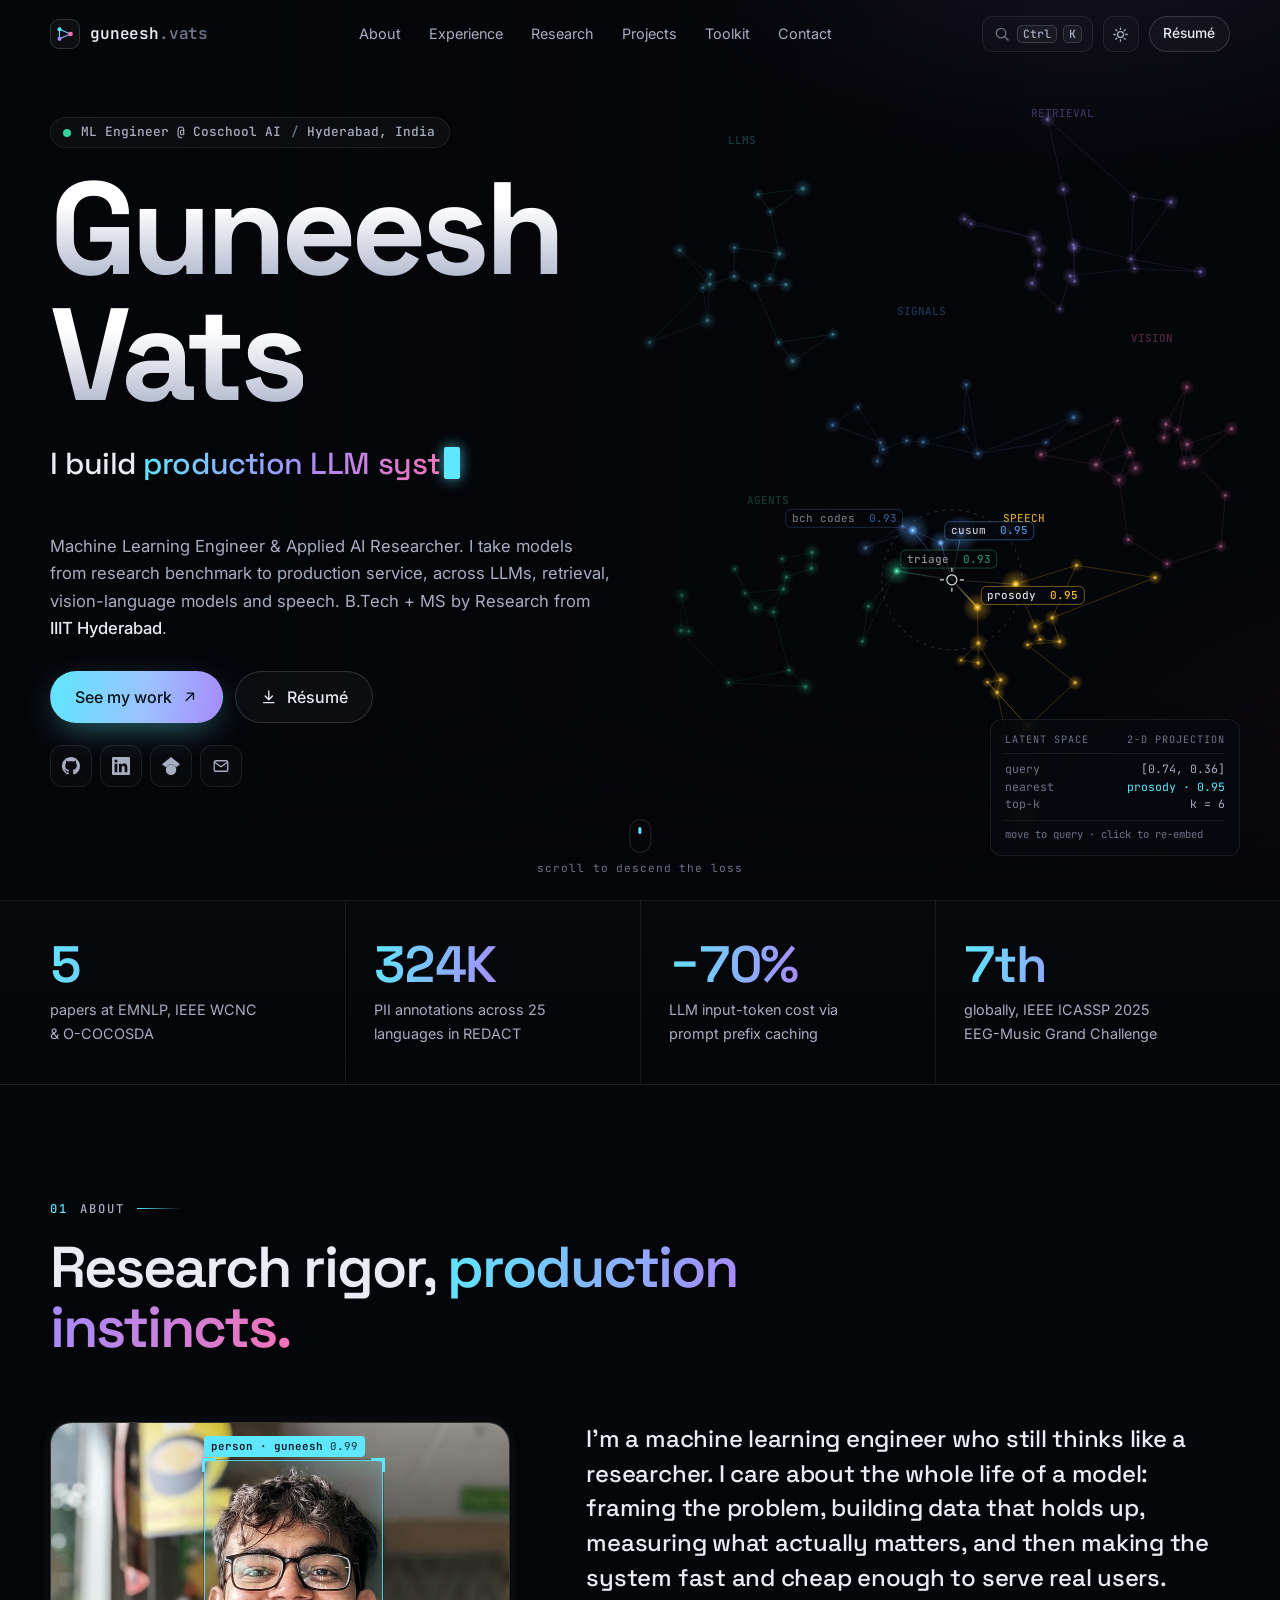
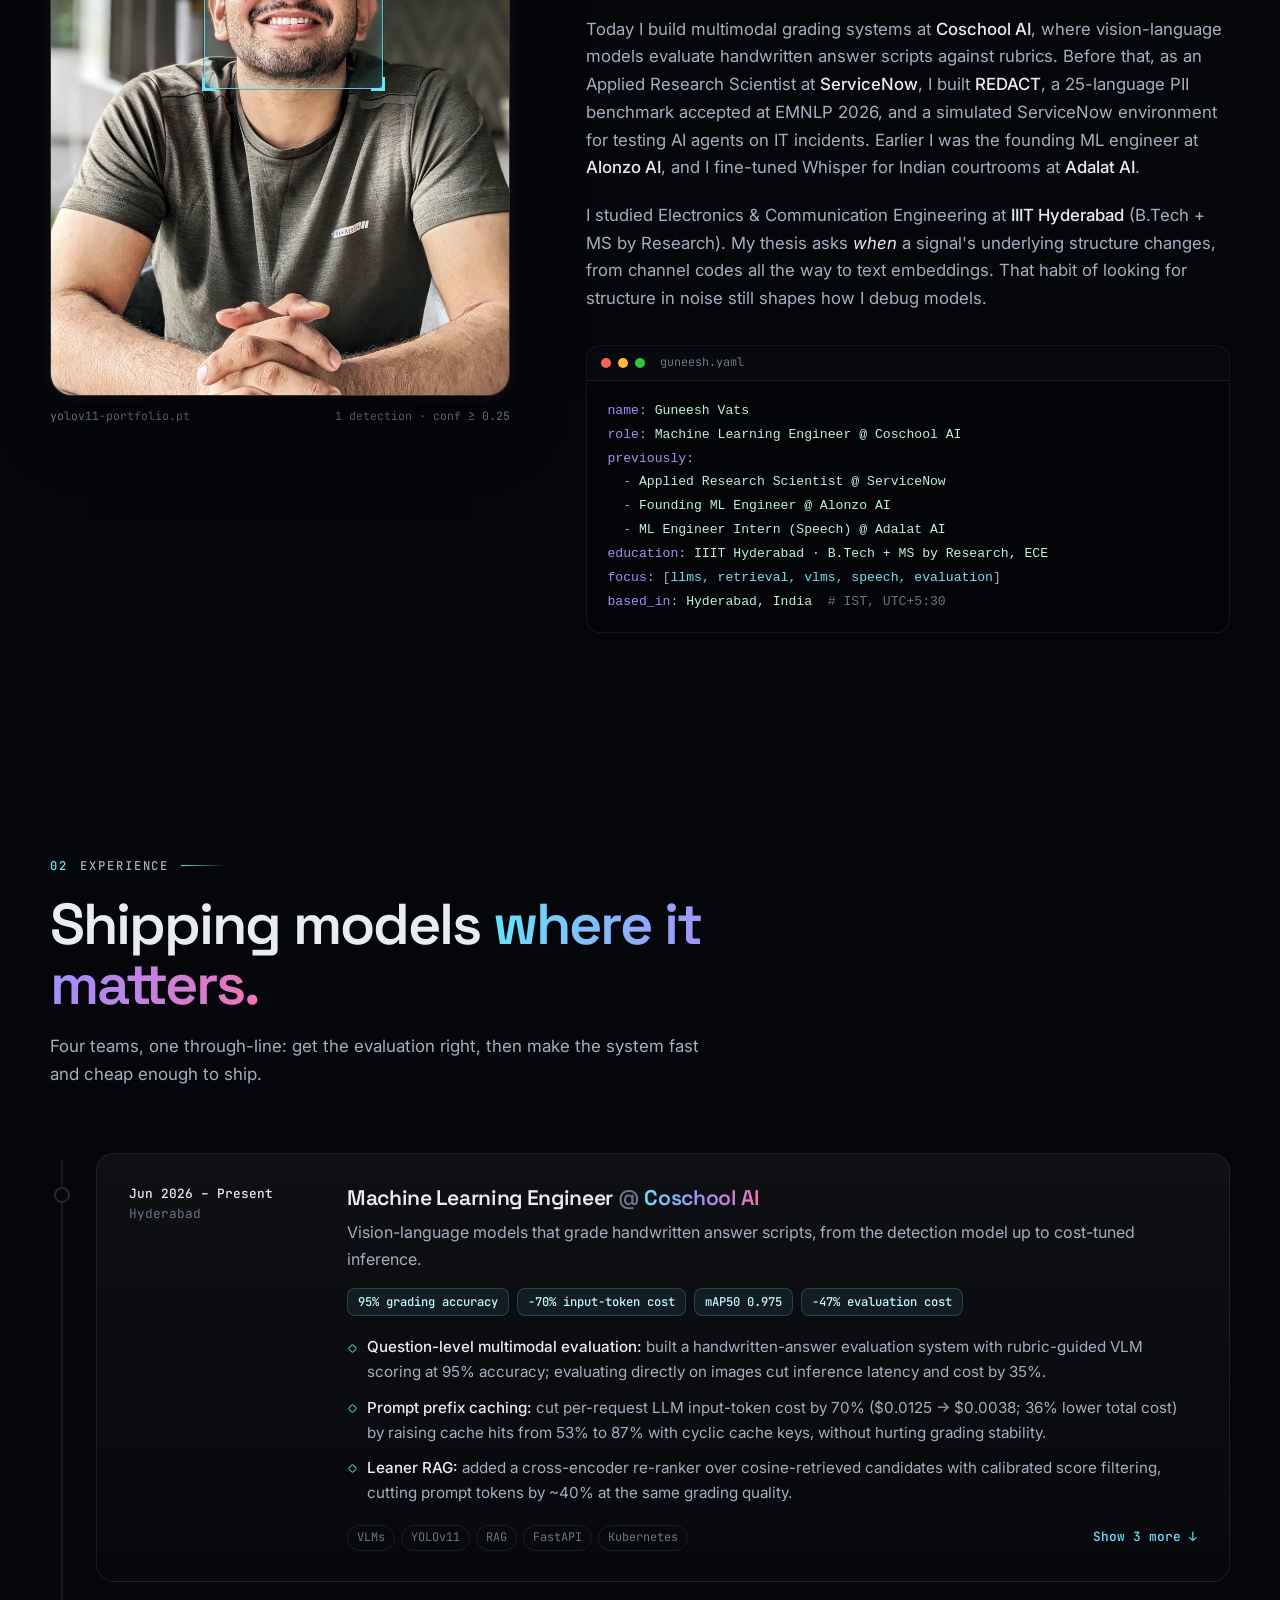
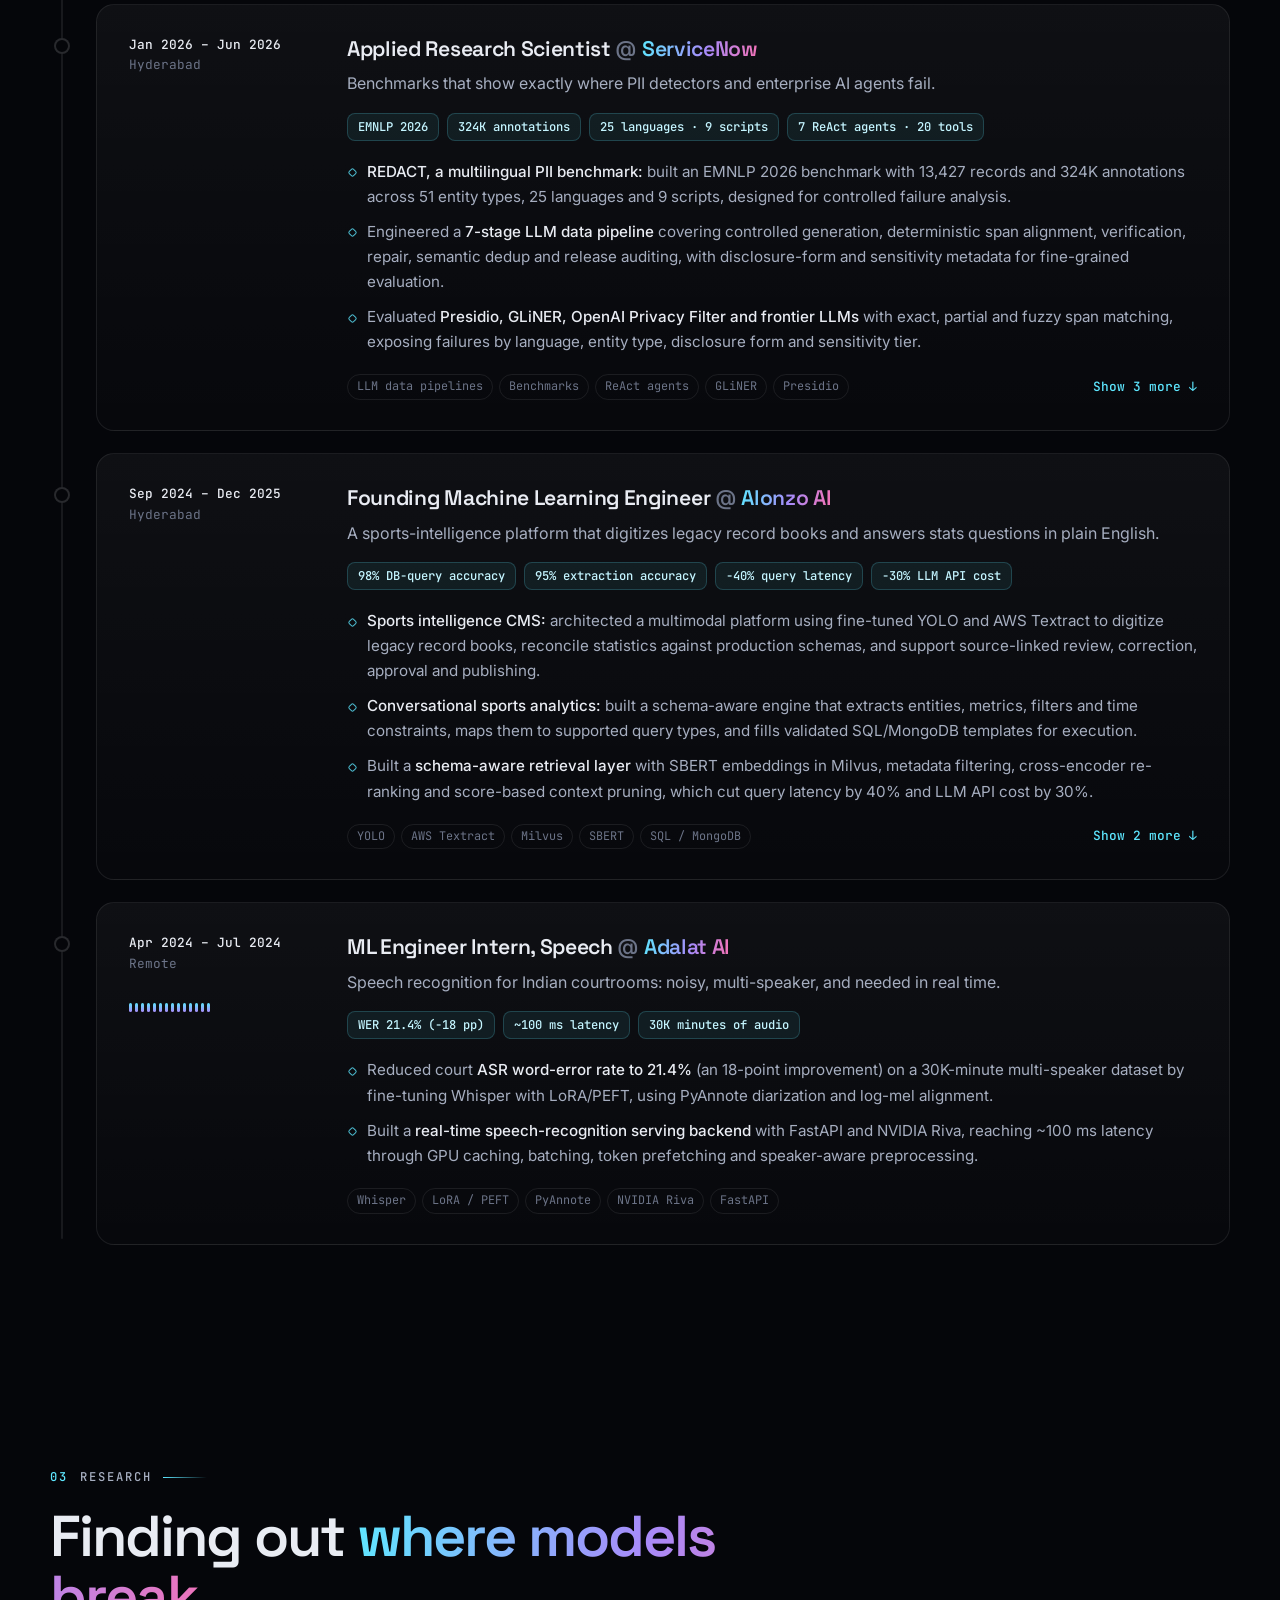
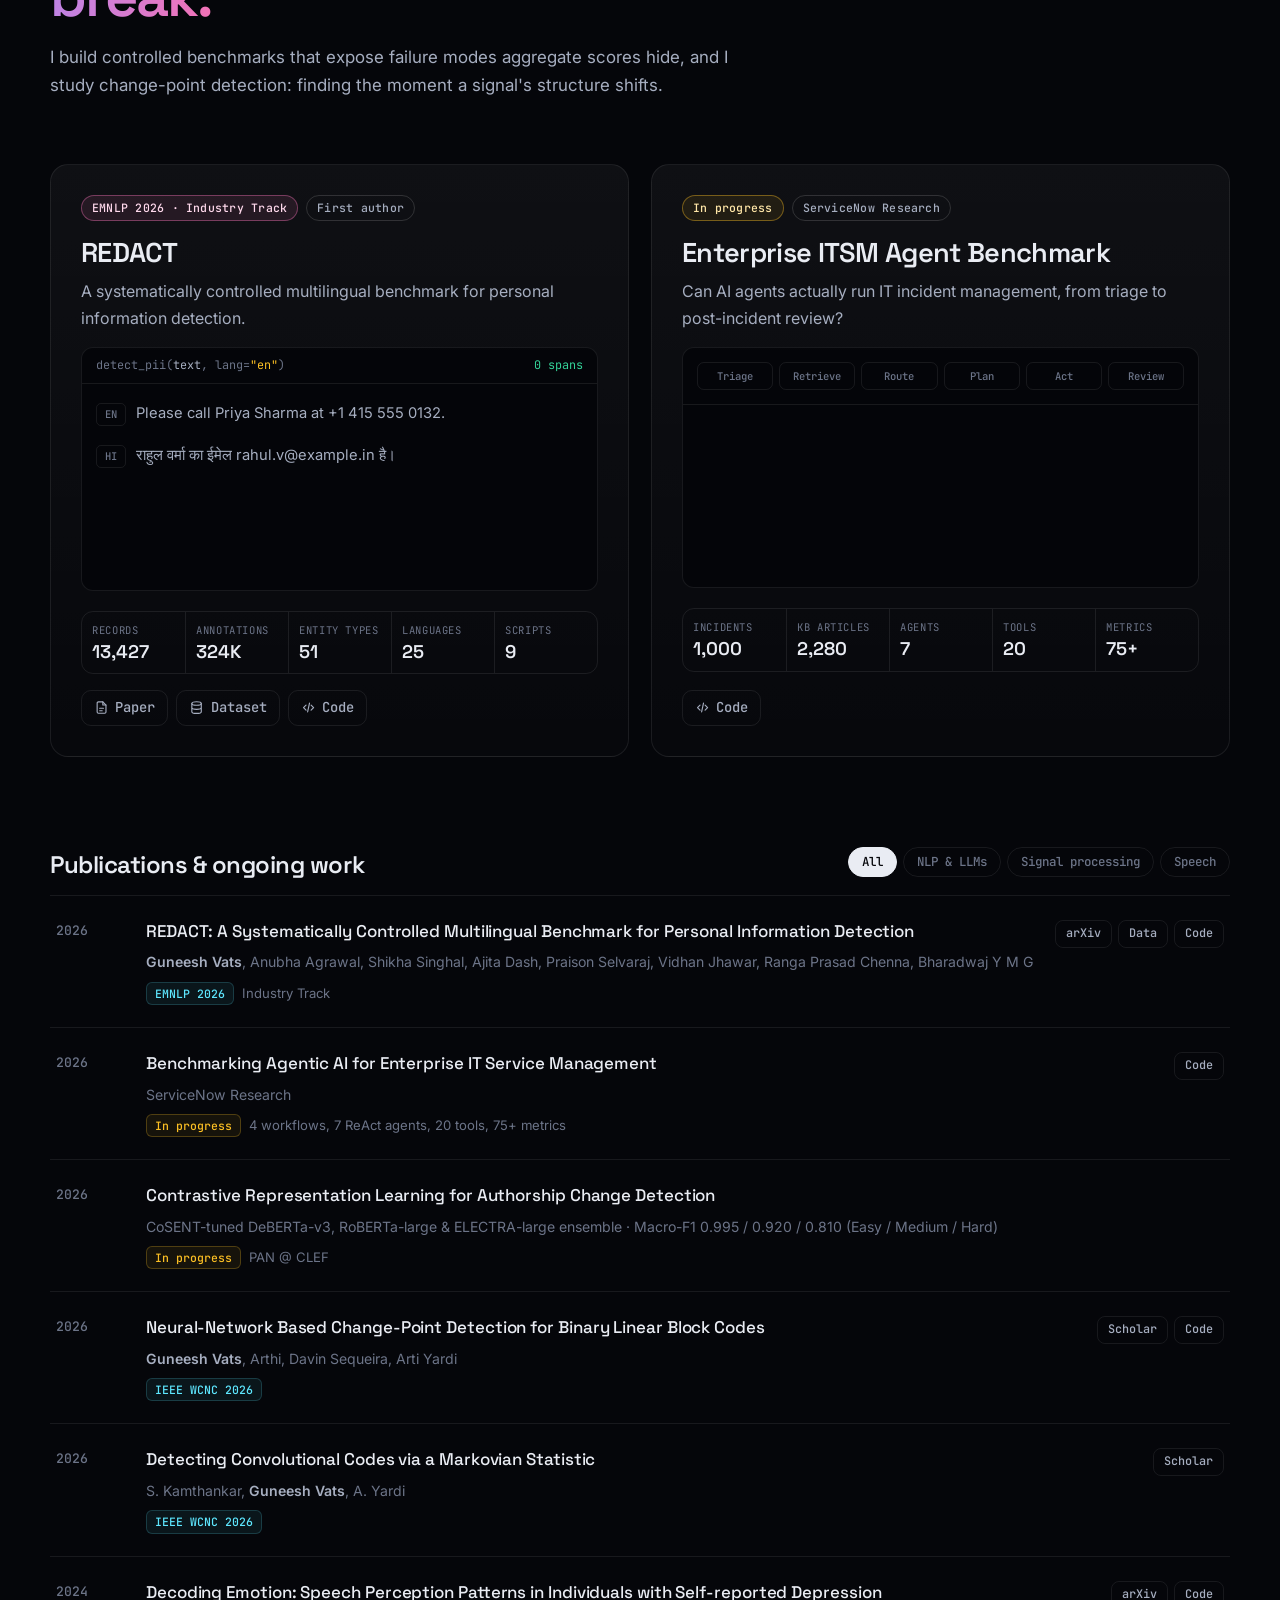
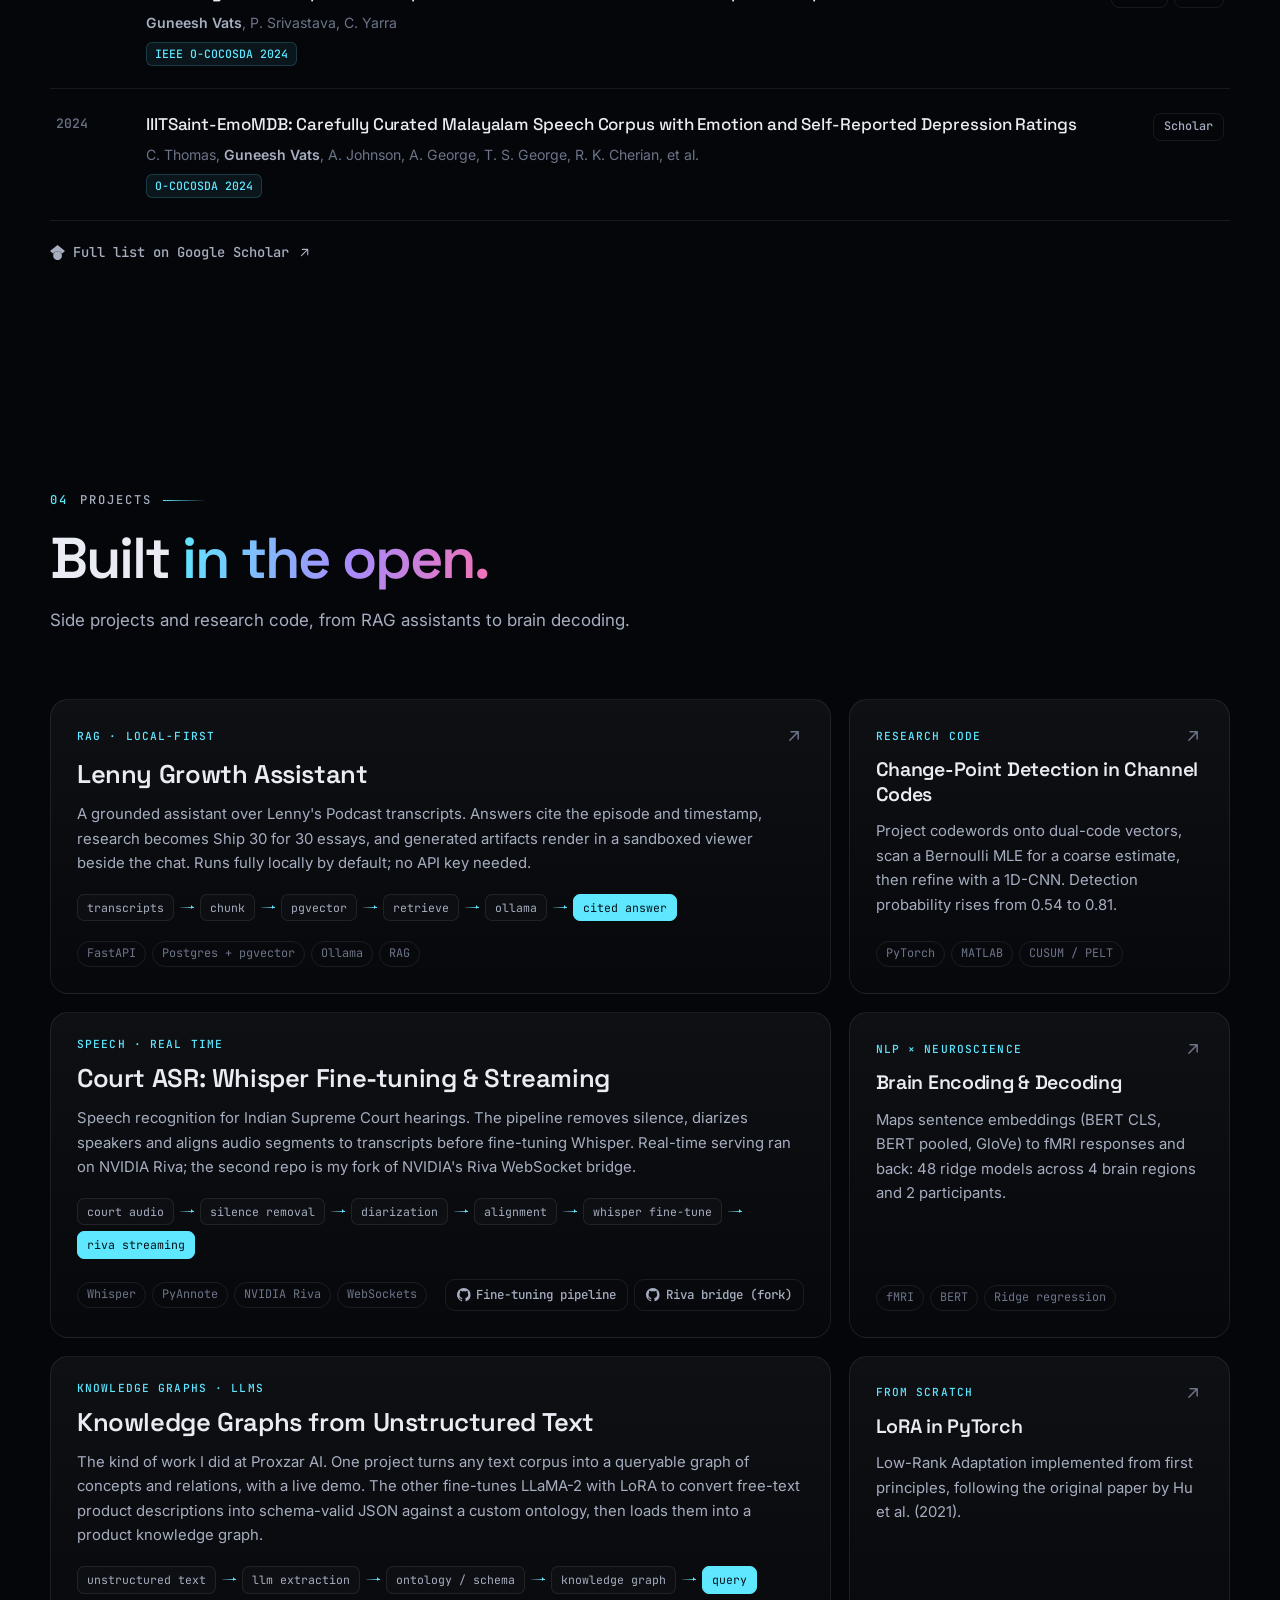
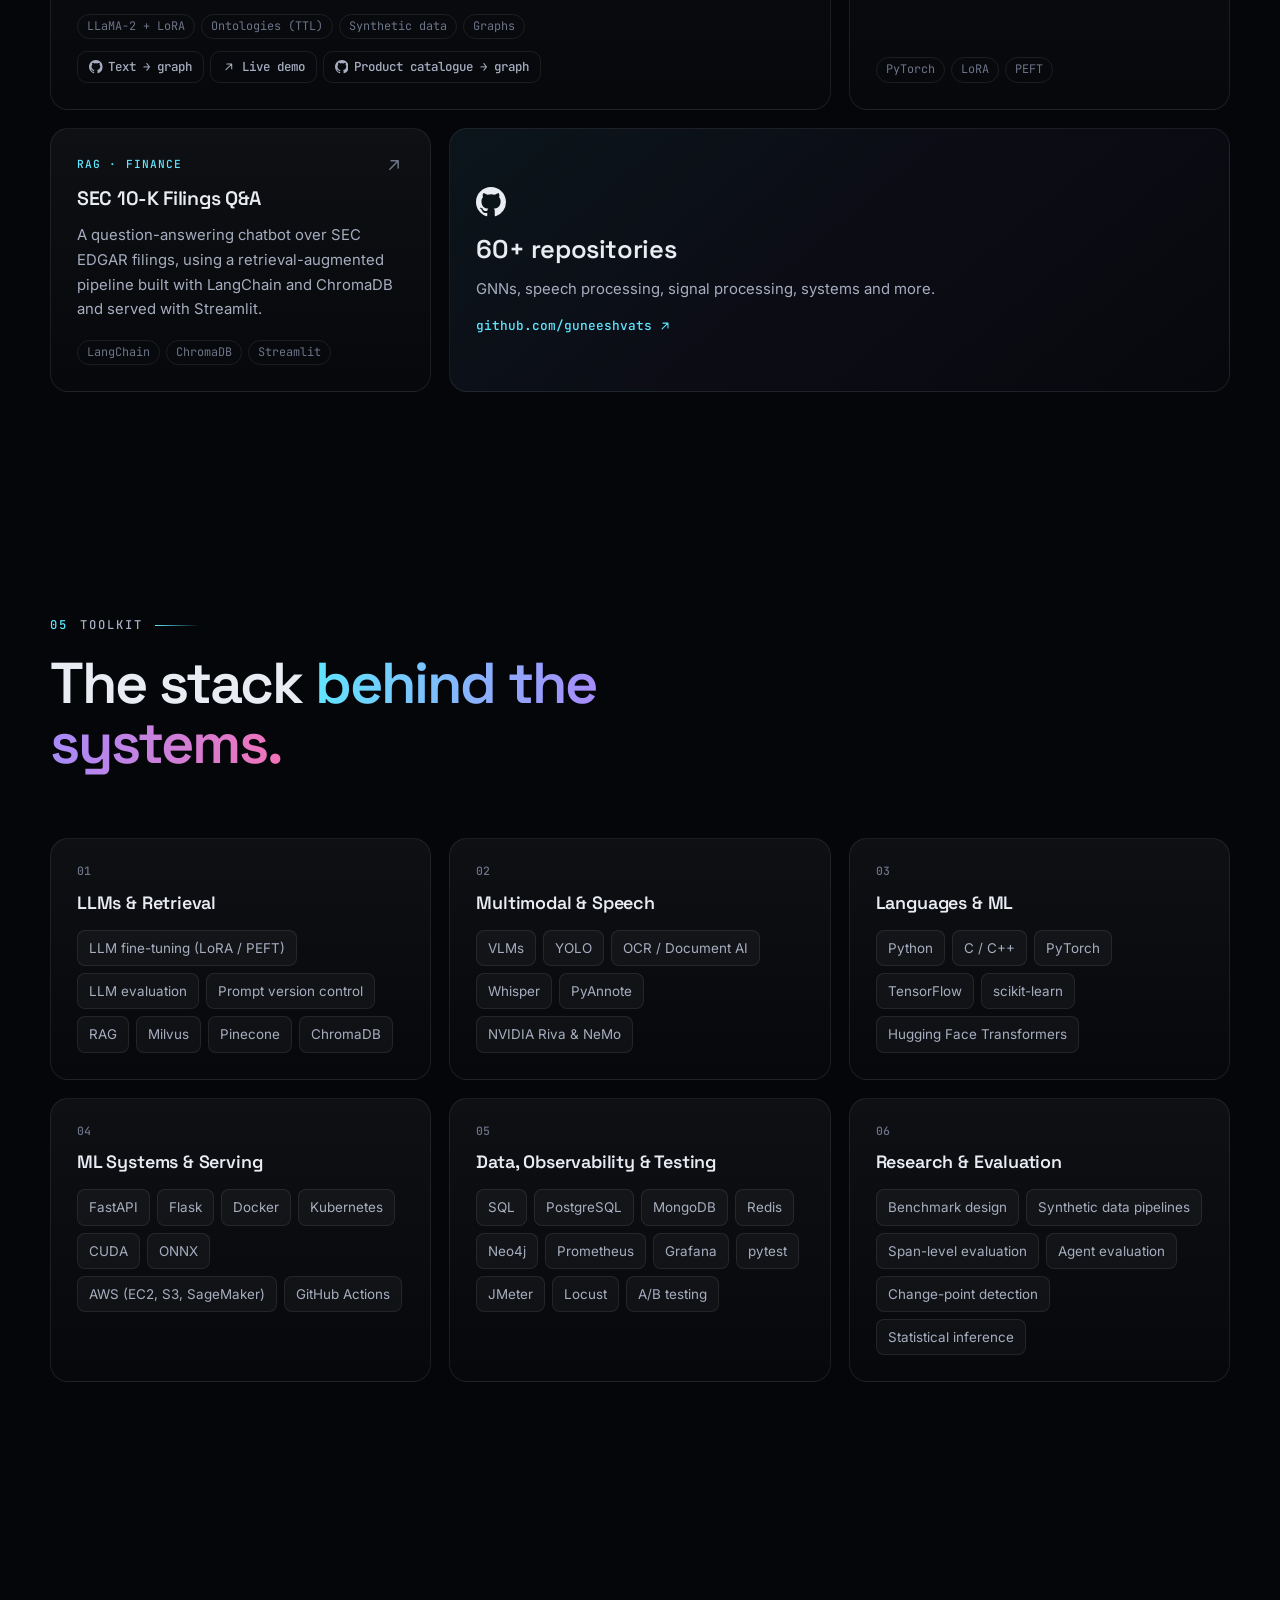
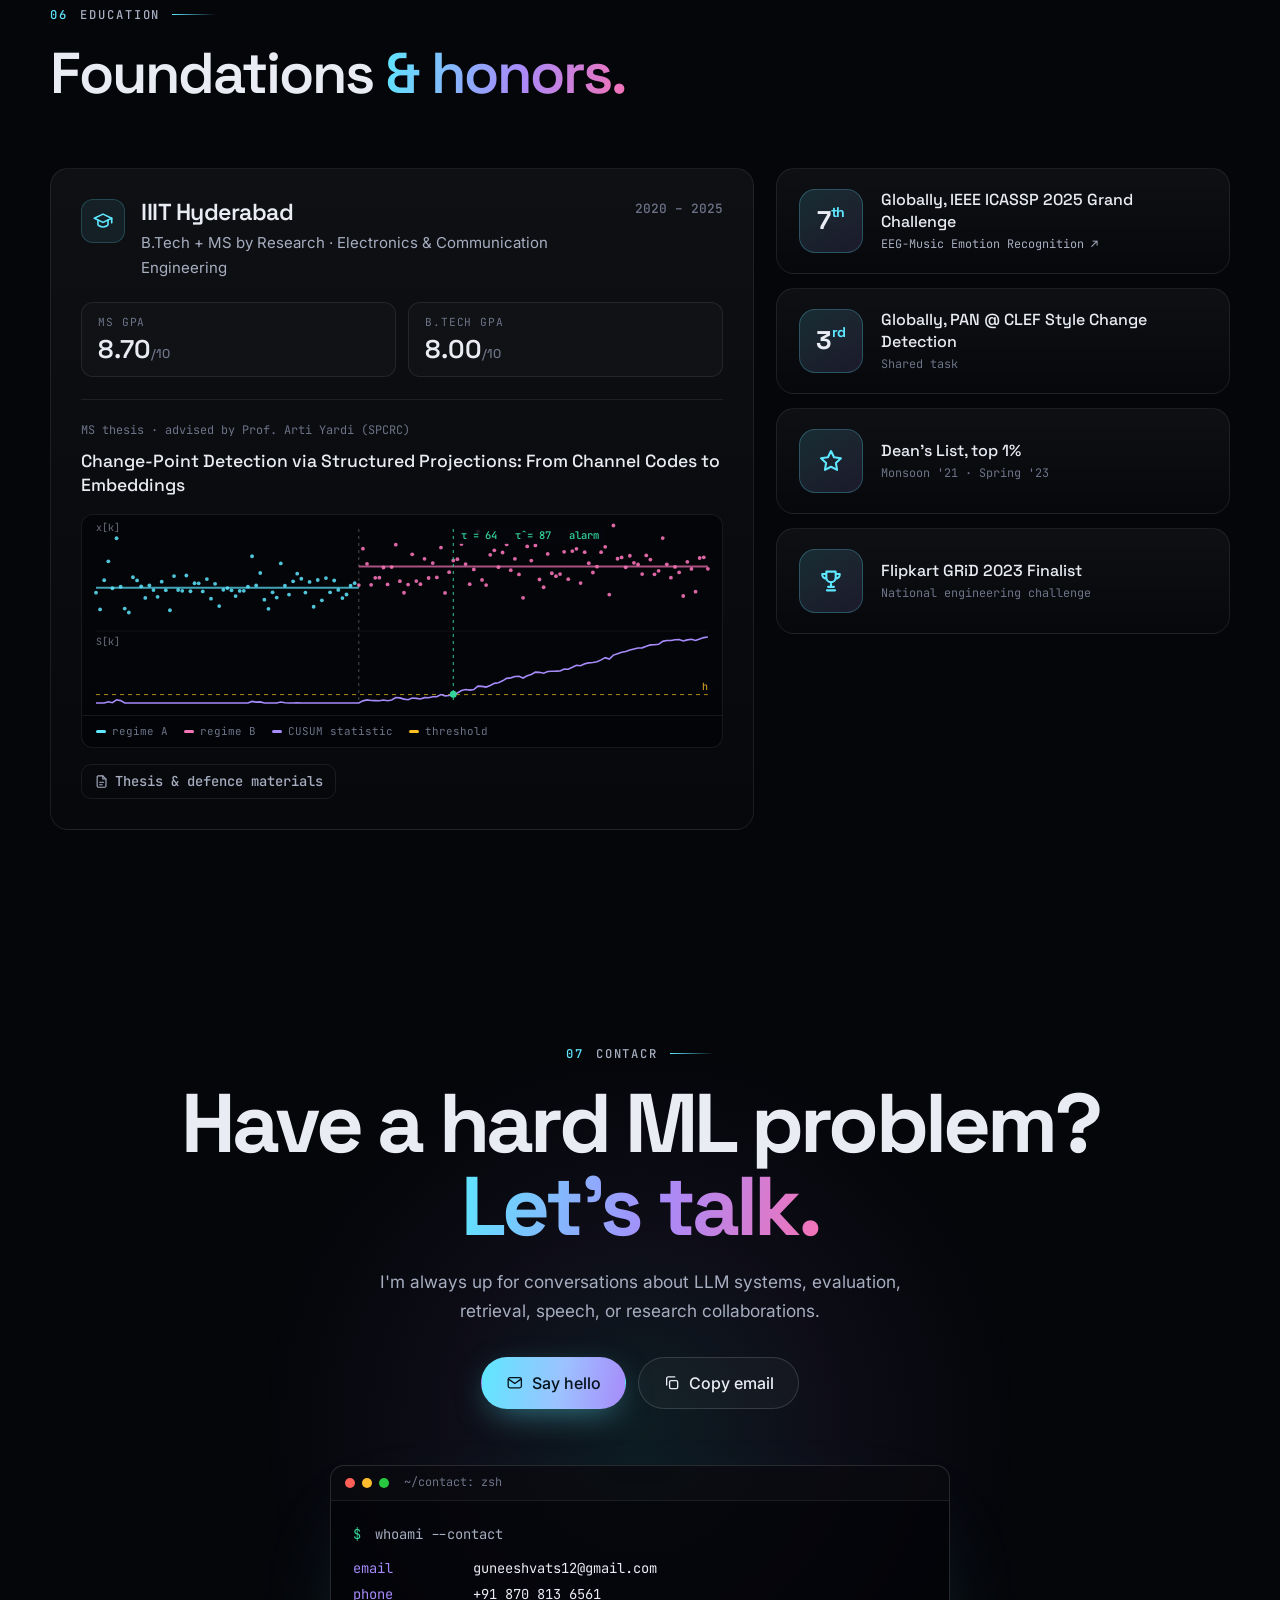
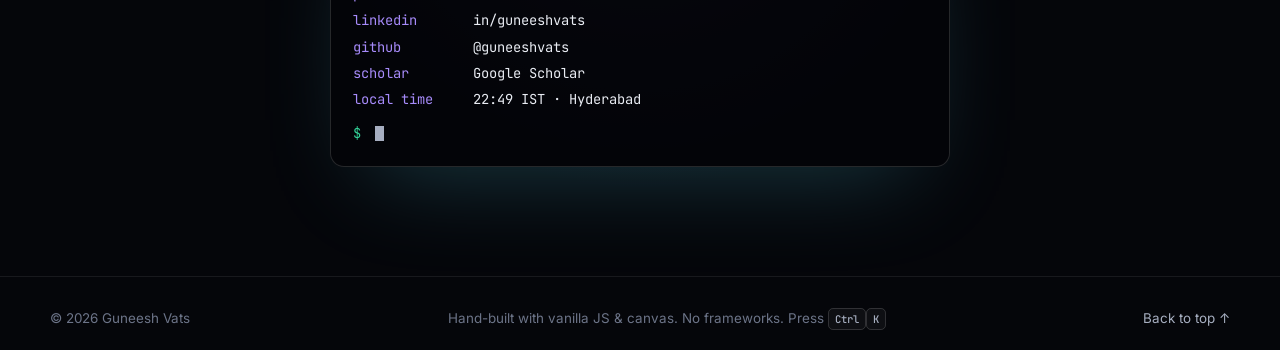
<file: index.html>
<!doctype html>
<html lang="en">
<head>
  <meta charset="utf-8">
  <meta name="viewport" content="width=device-width, initial-scale=1, viewport-fit=cover">
  <title>Guneesh Vats · Machine Learning Engineer & Applied AI Researcher</title>
  <meta name="description" content="Guneesh Vats is a Machine Learning Engineer and Applied AI Researcher (IIIT Hyderabad) building production ML systems across LLMs, retrieval, vision-language models and speech. Author of REDACT (EMNLP 2026).">
  <meta name="author" content="Guneesh Vats">
  <meta name="theme-color" content="#05060a">
  <link rel="canonical" href="https://guneeshvats.github.io/">

  <meta property="og:type" content="website">
  <meta property="og:site_name" content="Guneesh Vats">
  <meta property="og:title" content="Guneesh Vats · Machine Learning Engineer & Applied AI Researcher">
  <meta property="og:description" content="Production ML systems across LLMs, retrieval, vision-language models and speech. IIIT Hyderabad · ex-ServiceNow · EMNLP 2026.">
  <meta property="og:url" content="https://guneeshvats.github.io/">
  <meta property="og:image" content="https://guneeshvats.github.io/assets/img/og-image.jpg">
  <meta property="og:image:width" content="1200">
  <meta property="og:image:height" content="630">
  <meta name="twitter:card" content="summary_large_image">
  <meta name="twitter:title" content="Guneesh Vats · Machine Learning Engineer & Applied AI Researcher">
  <meta name="twitter:description" content="Production ML systems across LLMs, retrieval, vision-language models and speech.">
  <meta name="twitter:image" content="https://guneeshvats.github.io/assets/img/og-image.jpg">

  <link rel="icon" href="assets/img/favicon.svg" type="image/svg+xml">
  <link rel="apple-touch-icon" href="assets/img/apple-touch-icon.png">

  <link rel="preconnect" href="https://fonts.googleapis.com">
  <link rel="preconnect" href="https://fonts.gstatic.com" crossorigin>
  <link rel="stylesheet" href="https://fonts.googleapis.com/css2?family=Inter:wght@400;500;600&family=JetBrains+Mono:wght@400;500&family=Space+Grotesk:wght@500;600;700&display=swap">
  <link rel="stylesheet" href="assets/css/style.css">

  <script>
    (function () {
      var d = document.documentElement, t = 'dark';
      d.classList.add('js');
      try { t = localStorage.getItem('theme') === 'light' ? 'light' : 'dark'; } catch (e) {}
      d.dataset.theme = t;
      document.querySelector('meta[name="theme-color"]').content = t === 'light' ? '#f6f7fb' : '#05060a';
    })();
  </script>
  <script defer src="assets/js/latent.js"></script>
  <script defer src="assets/js/viz.js"></script>
  <script defer src="assets/js/main.js"></script>

  <script type="application/ld+json">
  {
    "@context": "https://schema.org",
    "@type": "Person",
    "name": "Guneesh Vats",
    "url": "https://guneeshvats.github.io/",
    "image": "https://guneeshvats.github.io/assets/img/guneesh-vats.jpg",
    "jobTitle": "Machine Learning Engineer",
    "worksFor": { "@type": "Organization", "name": "Coschool AI" },
    "alumniOf": { "@type": "CollegeOrUniversity", "name": "International Institute of Information Technology, Hyderabad" },
    "address": { "@type": "PostalAddress", "addressLocality": "Hyderabad", "addressCountry": "IN" },
    "email": "mailto:guneeshvats12@gmail.com",
    "knowsAbout": ["Machine Learning", "Large Language Models", "Retrieval-Augmented Generation", "Vision-Language Models", "Speech Recognition", "Change-Point Detection"],
    "sameAs": [
      "https://www.linkedin.com/in/guneeshvats/",
      "https://github.com/guneeshvats",
      "https://scholar.google.com/citations?user=8d4WIgEAAAAJ&hl=en"
    ]
  }
  </script>
</head>
<body>
  <!-- Icon sprite -->
  <svg width="0" height="0" style="position:absolute" aria-hidden="true">
    <symbol id="i-github" viewBox="0 0 16 16"><path fill="currentColor" d="M8 0C3.58 0 0 3.58 0 8c0 3.54 2.29 6.53 5.47 7.59.4.07.55-.17.55-.38 0-.19-.01-.82-.01-1.49-2.01.37-2.53-.49-2.69-.94-.09-.23-.48-.94-.82-1.13-.28-.15-.68-.52-.01-.53.63-.01 1.08.58 1.23.82.72 1.21 1.87.87 2.33.66.07-.52.28-.87.51-1.07-1.78-.2-3.64-.89-3.64-3.95 0-.87.31-1.59.82-2.15-.08-.2-.36-1.02.08-2.12 0 0 .67-.21 2.2.82.64-.18 1.32-.27 2-.27.68 0 1.36.09 2 .27 1.53-1.04 2.2-.82 2.2-.82.44 1.1.16 1.92.08 2.12.51.56.82 1.27.82 2.15 0 3.07-1.87 3.75-3.65 3.95.29.25.54.73.54 1.48 0 1.07-.01 1.93-.01 2.2 0 .21.15.46.55.38A8.013 8.013 0 0016 8c0-4.42-3.58-8-8-8z"/></symbol>
    <symbol id="i-linkedin" viewBox="0 0 24 24"><path fill="currentColor" d="M20.447 20.452h-3.554v-5.569c0-1.328-.027-3.037-1.852-3.037-1.853 0-2.136 1.445-2.136 2.939v5.667H9.351V9h3.414v1.561h.046c.477-.9 1.637-1.85 3.37-1.85 3.601 0 4.267 2.37 4.267 5.455v6.286zM5.337 7.433a2.062 2.062 0 1 1 0-4.125 2.062 2.062 0 0 1 0 4.125zM7.119 20.452H3.555V9h3.564v11.452zM22.225 0H1.771C.792 0 0 .774 0 1.729v20.542C0 23.227.792 24 1.771 24h20.451C23.2 24 24 23.227 24 22.271V1.729C24 .774 23.2 0 22.222 0h.003z"/></symbol>
    <symbol id="i-scholar" viewBox="0 0 24 24"><path fill="currentColor" d="M5.242 13.769 0 9.5 12 0l12 9.5-5.242 4.269C17.548 11.249 14.978 9.5 12 9.5c-2.977 0-5.548 1.748-6.758 4.269zM12 10a7 7 0 1 0 0 14 7 7 0 0 0 0-14z"/></symbol>
    <symbol id="i-mail" viewBox="0 0 24 24"><g fill="none" stroke="currentColor" stroke-width="1.8" stroke-linecap="round" stroke-linejoin="round"><rect x="3" y="5" width="18" height="14" rx="2.5"/><path d="m3.5 7 8.5 6 8.5-6"/></g></symbol>
    <symbol id="i-phone" viewBox="0 0 24 24"><path fill="none" stroke="currentColor" stroke-width="1.8" stroke-linecap="round" stroke-linejoin="round" d="M5 4h3.5l2 5-2.5 1.5a11 11 0 0 0 5.5 5.5L15 13.5l5 2V19a2 2 0 0 1-2 2A16 16 0 0 1 3 6a2 2 0 0 1 2-2z"/></symbol>
    <symbol id="i-arrow" viewBox="0 0 24 24"><path fill="none" stroke="currentColor" stroke-width="1.8" stroke-linecap="round" stroke-linejoin="round" d="M7 17 17 7M8.5 7H17v8.5"/></symbol>
    <symbol id="i-down" viewBox="0 0 24 24"><path fill="none" stroke="currentColor" stroke-width="1.8" stroke-linecap="round" stroke-linejoin="round" d="M12 4v12m0 0-5-5m5 5 5-5M5 20h14"/></symbol>
    <symbol id="i-copy" viewBox="0 0 24 24"><g fill="none" stroke="currentColor" stroke-width="1.8" stroke-linecap="round" stroke-linejoin="round"><rect x="9" y="9" width="11" height="11" rx="2"/><path d="M5 15V6a2 2 0 0 1 2-2h9"/></g></symbol>
    <symbol id="i-paper" viewBox="0 0 24 24"><g fill="none" stroke="currentColor" stroke-width="1.8" stroke-linecap="round" stroke-linejoin="round"><path d="M14 3H7a2 2 0 0 0-2 2v14a2 2 0 0 0 2 2h10a2 2 0 0 0 2-2V8z"/><path d="M14 3v5h5M9 13h6M9 17h4"/></g></symbol>
    <symbol id="i-code" viewBox="0 0 24 24"><path fill="none" stroke="currentColor" stroke-width="1.8" stroke-linecap="round" stroke-linejoin="round" d="m8 8-4 4 4 4m8-8 4 4-4 4M13.5 5l-3 14"/></symbol>
    <symbol id="i-data" viewBox="0 0 24 24"><g fill="none" stroke="currentColor" stroke-width="1.8" stroke-linecap="round" stroke-linejoin="round"><ellipse cx="12" cy="5.5" rx="7.5" ry="2.8"/><path d="M4.5 5.5v13c0 1.55 3.36 2.8 7.5 2.8s7.5-1.25 7.5-2.8v-13M4.5 12c0 1.55 3.36 2.8 7.5 2.8s7.5-1.25 7.5-2.8"/></g></symbol>
    <symbol id="i-trophy" viewBox="0 0 24 24"><g fill="none" stroke="currentColor" stroke-width="1.8" stroke-linecap="round" stroke-linejoin="round"><path d="M8 4h8v5a4 4 0 0 1-8 0zM8 6H4.5a3.5 3.5 0 0 0 3.6 4M16 6h3.5a3.5 3.5 0 0 1-3.6 4M12 13v4M8.5 20h7M9.5 17h5"/></g></symbol>
    <symbol id="i-star" viewBox="0 0 24 24"><path fill="none" stroke="currentColor" stroke-width="1.8" stroke-linejoin="round" d="m12 3.5 2.6 5.3 5.9.9-4.3 4.1 1 5.8L12 16.9l-5.2 2.7 1-5.8-4.3-4.1 5.9-.9z"/></symbol>
    <symbol id="i-cap" viewBox="0 0 24 24"><g fill="none" stroke="currentColor" stroke-width="1.8" stroke-linecap="round" stroke-linejoin="round"><path d="M2.5 9 12 4.5 21.5 9 12 13.5z"/><path d="M6.5 11v4.5c0 1.4 2.5 3 5.5 3s5.5-1.6 5.5-3V11M21.5 9v5"/></g></symbol>
    <symbol id="i-sun" viewBox="0 0 24 24"><g fill="none" stroke="currentColor" stroke-width="1.8" stroke-linecap="round"><circle cx="12" cy="12" r="4.2"/><path d="M12 2.5v2.2M12 19.3v2.2M2.5 12h2.2M19.3 12h2.2M5.3 5.3l1.6 1.6M17.1 17.1l1.6 1.6M5.3 18.7l1.6-1.6M17.1 6.9l1.6-1.6"/></g></symbol>
    <symbol id="i-moon" viewBox="0 0 24 24"><path fill="none" stroke="currentColor" stroke-width="1.8" stroke-linejoin="round" d="M20 14.6A8.3 8.3 0 0 1 9.4 4a8.3 8.3 0 1 0 10.6 10.6z"/></symbol>
    <symbol id="i-search" viewBox="0 0 24 24"><g fill="none" stroke="currentColor" stroke-width="1.8" stroke-linecap="round"><circle cx="11" cy="11" r="6.5"/><path d="m16 16 4.5 4.5"/></g></symbol>
  </svg>

  <a class="skip" href="#main">Skip to content</a>
  <div class="progress" aria-hidden="true"><span></span></div>

  <!-- ============ NAV ============ -->
  <header class="nav" id="nav">
    <div class="container nav__inner">
      <a class="brand" href="#top" aria-label="Guneesh Vats, back to top">
        <span class="brand__mark" aria-hidden="true">
          <svg viewBox="0 0 32 32"><defs><linearGradient id="bm" x1="0" y1="0" x2="1" y2="1"><stop offset="0" stop-color="#5ee7ff"/><stop offset="1" stop-color="#a78bfa"/></linearGradient></defs><path d="M8 9 L24 16 L8 23 M8 9 L8 23" fill="none" stroke="url(#bm)" stroke-width="1.6"/><circle cx="8" cy="9" r="3" fill="#5ee7ff"/><circle cx="8" cy="23" r="3" fill="#a78bfa"/><circle cx="24" cy="16" r="3.4" fill="#f472b6"/></svg>
        </span>
        <span class="brand__name">guneesh<span>.vats</span></span>
      </a>
      <nav class="nav__links" aria-label="Primary">
        <a href="#about">About</a>
        <a href="#experience">Experience</a>
        <a href="#research">Research</a>
        <a href="#projects">Projects</a>
        <a href="#skills">Toolkit</a>
        <a href="#contact">Contact</a>
      </nav>
      <div class="nav__actions">
        <button class="kbd-btn" type="button" data-open-palette aria-label="Open command palette">
          <svg class="ico" aria-hidden="true"><use href="#i-search"/></svg><kbd data-mod>⌘</kbd><kbd>K</kbd>
        </button>
        <button class="theme-btn" type="button" data-theme-toggle aria-label="Switch to light theme" title="Toggle theme">
          <svg class="ico ico-sun" aria-hidden="true"><use href="#i-sun"/></svg><svg class="ico ico-moon" aria-hidden="true"><use href="#i-moon"/></svg>
        </button>
        <a class="btn btn--sm btn--ghost nav__resume" href="assets/docs/Guneesh_Vats_Resume_ML.pdf" target="_blank" rel="noopener">Résumé</a>
        <button class="nav__toggle" type="button" aria-label="Open menu" aria-expanded="false" aria-controls="mobile-menu"><span></span><span></span></button>
      </div>
    </div>
  </header>
  <div class="mobile-menu" id="mobile-menu" hidden>
    <nav aria-label="Mobile">
      <a href="#about"><span>01</span>About</a>
      <a href="#experience"><span>02</span>Experience</a>
      <a href="#research"><span>03</span>Research</a>
      <a href="#projects"><span>04</span>Projects</a>
      <a href="#skills"><span>05</span>Toolkit</a>
      <a href="#education"><span>06</span>Education</a>
      <a href="#contact"><span>07</span>Contact</a>
    </nav>
    <a class="btn btn--primary" href="assets/docs/Guneesh_Vats_Resume_ML.pdf" target="_blank" rel="noopener"><svg class="ico" aria-hidden="true"><use href="#i-down"/></svg>Download résumé</a>
  </div>

  <main id="main">
    <!-- ============ HERO ============ -->
    <section class="hero" id="top" data-section="hero">
      <canvas class="hero__canvas" id="latent" aria-hidden="true"></canvas>
      <div class="hero__shade" aria-hidden="true"></div>

      <div class="container hero__inner">
        <p class="hero__status"><span class="pulse" aria-hidden="true"></span>ML Engineer @ Coschool AI<span class="hero__loc"> <span class="sep" aria-hidden="true">/</span> Hyderabad, India</span></p>
        <h1 class="hero__title">
          <span class="hero__line"><span>Guneesh</span></span>
          <span class="hero__line"><span>Vats</span></span>
        </h1>
        <p class="hero__lede">
          <span class="sr-only">I build production ML systems across LLMs, retrieval, vision-language models and speech.</span>
          <span aria-hidden="true">I build <span class="stream" data-stream></span><span class="caret"></span></span>
        </p>
        <p class="hero__sub">Machine Learning Engineer &amp; Applied AI Researcher. I take models from research benchmark to production service, across LLMs, retrieval, vision-language models and speech. B.Tech + MS by Research from <strong>IIIT Hyderabad</strong>.</p>
        <div class="hero__cta">
          <a class="btn btn--primary btn--lg" href="#experience">See my work <svg class="ico" aria-hidden="true"><use href="#i-arrow"/></svg></a>
          <a class="btn btn--ghost btn--lg" href="assets/docs/Guneesh_Vats_Resume_ML.pdf" target="_blank" rel="noopener"><svg class="ico" aria-hidden="true"><use href="#i-down"/></svg>Résumé</a>
        </div>
        <ul class="socials" aria-label="Profiles">
          <li><a href="https://github.com/guneeshvats" target="_blank" rel="noopener" aria-label="GitHub"><svg class="ico" aria-hidden="true"><use href="#i-github"/></svg></a></li>
          <li><a href="https://www.linkedin.com/in/guneeshvats/" target="_blank" rel="noopener" aria-label="LinkedIn"><svg class="ico" aria-hidden="true"><use href="#i-linkedin"/></svg></a></li>
          <li><a href="https://scholar.google.com/citations?user=8d4WIgEAAAAJ&amp;hl=en" target="_blank" rel="noopener" aria-label="Google Scholar"><svg class="ico" aria-hidden="true"><use href="#i-scholar"/></svg></a></li>
          <li><a href="mailto:guneeshvats12@gmail.com" aria-label="Email"><svg class="ico" aria-hidden="true"><use href="#i-mail"/></svg></a></li>
        </ul>
      </div>

      <div class="hero__hud" aria-hidden="true">
        <div class="hud__row hud__title"><span>latent space</span><span>2-D projection</span></div>
        <div class="hud__row"><span>query</span><span data-hud="q">[0.00, 0.00]</span></div>
        <div class="hud__row"><span>nearest</span><span data-hud="nn">-</span></div>
        <div class="hud__row"><span>top-k</span><span>k = 6</span></div>
        <div class="hud__hint">move to query · click to re-embed</div>
      </div>

      <a class="scroll-cue" href="#highlights" aria-label="Scroll to content">
        <span class="scroll-cue__track"><span></span></span>
        <span class="scroll-cue__text">scroll to descend the loss</span>
      </a>
    </section>

    <!-- ============ HIGHLIGHTS ============ -->
    <section class="highlights" id="highlights" aria-label="Highlights">
      <div class="container highlights__grid">
        <div class="metric reveal" style="--d:0">
          <span class="metric__value"><span data-count="5">5</span></span>
          <span class="metric__label">papers at EMNLP, IEEE WCNC &amp; O-COCOSDA</span>
        </div>
        <div class="metric reveal" style="--d:1">
          <span class="metric__value"><span data-count="324">324</span>K</span>
          <span class="metric__label">PII annotations across 25 languages in REDACT</span>
        </div>
        <div class="metric reveal" style="--d:2">
          <span class="metric__value">−<span data-count="70">70</span>%</span>
          <span class="metric__label">LLM input-token cost via prompt prefix caching</span>
        </div>
        <div class="metric reveal" style="--d:3">
          <span class="metric__value"><span data-count="7">7</span>th</span>
          <span class="metric__label">globally, IEEE ICASSP 2025 EEG-Music Grand Challenge</span>
        </div>
      </div>
    </section>

    <!-- ============ ABOUT ============ -->
    <section class="section" id="about" data-section="about">
      <div class="container">
        <header class="section__head">
          <p class="kicker reveal"><span>01</span><b data-scramble>About</b></p>
          <h2 class="section__title reveal" style="--d:1">Research rigor, <em>production instincts.</em></h2>
        </header>

        <div class="about">
          <figure class="portrait reveal" data-detect>
            <div class="portrait__frame">
              <img src="assets/img/guneesh-vats.jpg" alt="Portrait of Guneesh Vats smiling, wearing glasses and an olive t-shirt" width="900" height="1125" loading="lazy" decoding="async">
              <div class="bbox" aria-hidden="true">
                <span class="bbox__label">person · guneesh <b>0.99</b></span>
                <i></i><i></i><i></i><i></i>
              </div>
              <div class="portrait__scan" aria-hidden="true"></div>
              <div class="portrait__grid" aria-hidden="true"></div>
            </div>
            <figcaption><span>yolov11-portfolio.pt</span><span>1 detection · conf ≥ 0.25</span></figcaption>
          </figure>

          <div class="about__text">
            <p class="lead reveal">I'm a machine learning engineer who still thinks like a researcher. I care about the whole life of a model: framing the problem, building data that holds up, measuring what actually matters, and then making the system fast and cheap enough to serve real users.</p>
            <p class="reveal">Today I build multimodal grading systems at <strong>Coschool AI</strong>, where vision-language models evaluate handwritten answer scripts against rubrics. Before that, as an Applied Research Scientist at <strong>ServiceNow</strong>, I built <strong>REDACT</strong>, a 25-language PII benchmark accepted at EMNLP 2026, and a simulated ServiceNow environment for testing AI agents on IT incidents. Earlier I was the founding ML engineer at <strong>Alonzo AI</strong>, and I fine-tuned Whisper for Indian courtrooms at <strong>Adalat AI</strong>.</p>
            <p class="reveal">I studied Electronics &amp; Communication Engineering at <strong>IIIT Hyderabad</strong> (B.Tech + MS by Research). My thesis asks <em>when</em> a signal's underlying structure changes, from channel codes all the way to text embeddings. That habit of looking for structure in noise still shapes how I debug models.</p>

            <div class="codecard reveal" role="group" aria-label="Quick facts">
              <div class="codecard__bar"><i></i><i></i><i></i><span>guneesh.yaml</span></div>
<pre><code><span class="k">name</span>: <span class="s">Guneesh Vats</span>
<span class="k">role</span>: <span class="s">Machine Learning Engineer @ Coschool AI</span>
<span class="k">previously</span>:
  - <span class="s">Applied Research Scientist @ ServiceNow</span>
  - <span class="s">Founding ML Engineer @ Alonzo AI</span>
  - <span class="s">ML Engineer Intern (Speech) @ Adalat AI</span>
<span class="k">education</span>: <span class="s">IIIT Hyderabad · B.Tech + MS by Research, ECE</span>
<span class="k">focus</span>: [<span class="v">llms</span>, <span class="v">retrieval</span>, <span class="v">vlms</span>, <span class="v">speech</span>, <span class="v">evaluation</span>]
<span class="k">based_in</span>: <span class="s">Hyderabad, India</span>  <span class="c"># IST, UTC+5:30</span></code></pre>
            </div>
          </div>
        </div>
      </div>
    </section>

    <!-- ============ EXPERIENCE ============ -->
    <section class="section" id="experience" data-section="experience">
      <div class="container">
        <header class="section__head">
          <p class="kicker reveal"><span>02</span><b data-scramble>Experience</b></p>
          <h2 class="section__title reveal" style="--d:1">Shipping models <em>where it matters.</em></h2>
          <p class="section__intro reveal" style="--d:2">Four teams, one through-line: get the evaluation right, then make the system fast and cheap enough to ship.</p>
        </header>

        <div class="timeline">
          <div class="timeline__rail" aria-hidden="true"><span class="timeline__fill"></span></div>

          <!-- Coschool -->
          <article class="xp reveal">
            <span class="xp__node" aria-hidden="true"></span>
            <div class="xp__card card spot">
              <div class="xp__meta">
                <p class="xp__dates">Jun 2026 – Present</p>
                <p class="xp__place">Hyderabad</p>
              </div>
              <div class="xp__body">
                <h3 class="xp__role">Machine Learning Engineer <span class="xp__at">@</span> <span class="xp__company">Coschool AI</span></h3>
                <p class="xp__summary">Vision-language models that grade handwritten answer scripts, from the detection model up to cost-tuned inference.</p>
                <ul class="chips" aria-label="Key results">
                  <li class="chip">95% grading accuracy</li>
                  <li class="chip">−70% input-token cost</li>
                  <li class="chip">mAP50 0.975</li>
                  <li class="chip">−47% evaluation cost</li>
                </ul>
                <ul class="xp__list">
                  <li><strong>Question-level multimodal evaluation:</strong> built a handwritten-answer evaluation system with rubric-guided VLM scoring at 95% accuracy; evaluating directly on images cut inference latency and cost by 35%.</li>
                  <li><strong>Prompt prefix caching:</strong> cut per-request LLM input-token cost by 70% ($0.0125 → $0.0038; 36% lower total cost) by raising cache hits from 53% to 87% with cyclic cache keys, without hurting grading stability.</li>
                  <li><strong>Leaner RAG:</strong> added a cross-encoder re-ranker over cosine-retrieved candidates with calibrated score filtering, cutting prompt tokens by ~40% at the same grading quality.</li>
                  <li class="more"><strong>Worksheet segmentation service:</strong> fine-tuned YOLOv11 (nano &amp; small) for label/separator detection (mAP50 0.975) and deployed a Kubernetes-hosted FastAPI service for VLM question matching, cross-page answer stitching and separator recovery.</li>
                  <li class="more"><strong>Worksheet-level batched grading:</strong> graded every question in an answer script against its rubric in a single VLM call; benchmarked 8 GPT and 5 Claude models and reduced input tokens by ~75% and evaluation cost by ~47%, with no mis-mapped answers.</li>
                  <li class="more"><strong>Off-topic detection:</strong> designed a Gaussian Mixture Model classifier that separates on- and off-topic chatbot queries with 95% accuracy.</li>
                </ul>
                <div class="xp__foot">
                  <ul class="tags" aria-label="Stack"><li>VLMs</li><li>YOLOv11</li><li>RAG</li><li>FastAPI</li><li>Kubernetes</li></ul>
                  <button class="xp__toggle" type="button" aria-expanded="false">Show 3 more</button>
                </div>
              </div>
            </div>
          </article>

          <!-- ServiceNow -->
          <article class="xp reveal">
            <span class="xp__node" aria-hidden="true"></span>
            <div class="xp__card card spot">
              <div class="xp__meta">
                <p class="xp__dates">Jan 2026 – Jun 2026</p>
                <p class="xp__place">Hyderabad</p>
              </div>
              <div class="xp__body">
                <h3 class="xp__role">Applied Research Scientist <span class="xp__at">@</span> <span class="xp__company">ServiceNow</span></h3>
                <p class="xp__summary">Benchmarks that show exactly where PII detectors and enterprise AI agents fail.</p>
                <ul class="chips" aria-label="Key results">
                  <li class="chip">EMNLP 2026</li>
                  <li class="chip">324K annotations</li>
                  <li class="chip">25 languages · 9 scripts</li>
                  <li class="chip">7 ReAct agents · 20 tools</li>
                </ul>
                <ul class="xp__list">
                  <li><strong>REDACT, a multilingual PII benchmark:</strong> built an EMNLP 2026 benchmark with 13,427 records and 324K annotations across 51 entity types, 25 languages and 9 scripts, designed for controlled failure analysis.</li>
                  <li>Engineered a <strong>7-stage LLM data pipeline</strong> covering controlled generation, deterministic span alignment, verification, repair, semantic dedup and release auditing, with disclosure-form and sensitivity metadata for fine-grained evaluation.</li>
                  <li>Evaluated <strong>Presidio, GLiNER, OpenAI Privacy Filter and frontier LLMs</strong> with exact, partial and fuzzy span matching, exposing failures by language, entity type, disclosure form and sensitivity tier.</li>
                  <li class="more"><strong>ITSM agent benchmark:</strong> built a 13-stage synthetic-data pipeline that turns patterns from enterprise ITSM incidents into 1,000 synthetic incidents with 43 fields, through normalization, clustering, stratified sampling, validation, repair and re-validation.</li>
                  <li class="more">Architected a <strong>3-tier evaluation framework</strong> ending in a simulated ServiceNow environment with 4 workflows, 7 ReAct agents and 20 workflow-facing tools for triage, retrieval, routing, resolution planning, action execution and post-incident review.</li>
                  <li class="more">Built a <strong>2,280-article knowledge base</strong> with hard negatives and abstention cases, and designed 75+ metrics across 7 dimensions, including correctness, tool efficiency, workflow completion, information use and safety.</li>
                </ul>
                <div class="xp__foot">
                  <ul class="tags" aria-label="Stack"><li>LLM data pipelines</li><li>Benchmarks</li><li>ReAct agents</li><li>GLiNER</li><li>Presidio</li></ul>
                  <button class="xp__toggle" type="button" aria-expanded="false">Show 3 more</button>
                </div>
              </div>
            </div>
          </article>

          <!-- Alonzo -->
          <article class="xp reveal">
            <span class="xp__node" aria-hidden="true"></span>
            <div class="xp__card card spot">
              <div class="xp__meta">
                <p class="xp__dates">Sep 2024 – Dec 2025</p>
                <p class="xp__place">Hyderabad</p>
              </div>
              <div class="xp__body">
                <h3 class="xp__role">Founding Machine Learning Engineer <span class="xp__at">@</span> <span class="xp__company">Alonzo AI</span></h3>
                <p class="xp__summary">A sports-intelligence platform that digitizes legacy record books and answers stats questions in plain English.</p>
                <ul class="chips" aria-label="Key results">
                  <li class="chip">98% DB-query accuracy</li>
                  <li class="chip">95% extraction accuracy</li>
                  <li class="chip">−40% query latency</li>
                  <li class="chip">−30% LLM API cost</li>
                </ul>
                <ul class="xp__list">
                  <li><strong>Sports intelligence CMS:</strong> architected a multimodal platform using fine-tuned YOLO and AWS Textract to digitize legacy record books, reconcile statistics against production schemas, and support source-linked review, correction, approval and publishing.</li>
                  <li><strong>Conversational sports analytics:</strong> built a schema-aware engine that extracts entities, metrics, filters and time constraints, maps them to supported query types, and fills validated SQL/MongoDB templates for execution.</li>
                  <li>Built a <strong>schema-aware retrieval layer</strong> with SBERT embeddings in Milvus, metadata filtering, cross-encoder re-ranking and score-based context pruning, which cut query latency by 40% and LLM API cost by 30%.</li>
                  <li class="more">Developed a <strong>rare-event discovery and publishing layer</strong> that combines rarity attributes, historical context and record metadata to surface noteworthy performances and publish them straight to social channels.</li>
                  <li class="more">Built an <strong>automated evaluation and regression framework</strong> across client schemas (95% extraction accuracy, 98% database-query accuracy), using pytest for functional regression and JMeter/Locust for latency and load testing.</li>
                </ul>
                <div class="xp__foot">
                  <ul class="tags" aria-label="Stack"><li>YOLO</li><li>AWS Textract</li><li>Milvus</li><li>SBERT</li><li>SQL / MongoDB</li></ul>
                  <button class="xp__toggle" type="button" aria-expanded="false">Show 2 more</button>
                </div>
              </div>
            </div>
          </article>

          <!-- Adalat -->
          <article class="xp reveal">
            <span class="xp__node" aria-hidden="true"></span>
            <div class="xp__card card spot">
              <div class="xp__meta">
                <p class="xp__dates">Apr 2024 – Jul 2024</p>
                <p class="xp__place">Remote</p>
                <div class="wave" aria-hidden="true"><i></i><i></i><i></i><i></i><i></i><i></i><i></i><i></i><i></i><i></i><i></i><i></i><i></i><i></i></div>
              </div>
              <div class="xp__body">
                <h3 class="xp__role">ML Engineer Intern, Speech <span class="xp__at">@</span> <span class="xp__company">Adalat AI</span></h3>
                <p class="xp__summary">Speech recognition for Indian courtrooms: noisy, multi-speaker, and needed in real time.</p>
                <ul class="chips" aria-label="Key results">
                  <li class="chip">WER 21.4% (−18 pp)</li>
                  <li class="chip">~100 ms latency</li>
                  <li class="chip">30K minutes of audio</li>
                </ul>
                <ul class="xp__list">
                  <li>Reduced court <strong>ASR word-error rate to 21.4%</strong> (an 18-point improvement) on a 30K-minute multi-speaker dataset by fine-tuning Whisper with LoRA/PEFT, using PyAnnote diarization and log-mel alignment.</li>
                  <li>Built a <strong>real-time speech-recognition serving backend</strong> with FastAPI and NVIDIA Riva, reaching ~100 ms latency through GPU caching, batching, token prefetching and speaker-aware preprocessing.</li>
                </ul>
                <div class="xp__foot">
                  <ul class="tags" aria-label="Stack"><li>Whisper</li><li>LoRA / PEFT</li><li>PyAnnote</li><li>NVIDIA Riva</li><li>FastAPI</li></ul>
                </div>
              </div>
            </div>
          </article>
        </div>
      </div>
    </section>

    <!-- ============ RESEARCH ============ -->
    <section class="section" id="research" data-section="research">
      <div class="container">
        <header class="section__head">
          <p class="kicker reveal"><span>03</span><b data-scramble>Research</b></p>
          <h2 class="section__title reveal" style="--d:1">Finding out <em>where models break.</em></h2>
          <p class="section__intro reveal" style="--d:2">I build controlled benchmarks that expose failure modes aggregate scores hide, and I study change-point detection: finding the moment a signal's structure shifts.</p>
        </header>

        <div class="featured">
          <!-- REDACT -->
          <article class="feature card spot reveal">
            <div class="feature__head">
              <span class="badge badge--hot">EMNLP 2026 · Industry Track</span>
              <span class="badge">First author</span>
            </div>
            <h3 class="feature__title">REDACT</h3>
            <p class="feature__sub">A systematically controlled multilingual benchmark for personal information detection.</p>

            <div class="redact" data-redact aria-hidden="true">
              <div class="redact__bar">
                <span class="redact__fn">detect_pii(<i>text</i>, lang=<b data-redact-lang>"en"</b>)</span>
                <span class="redact__count" data-redact-count>0 spans</span>
              </div>
              <div class="redact__lines" data-redact-lines></div>
            </div>

            <dl class="stats">
              <div><dt>records</dt><dd>13,427</dd></div>
              <div><dt>annotations</dt><dd>324K</dd></div>
              <div><dt>entity types</dt><dd>51</dd></div>
              <div><dt>languages</dt><dd>25</dd></div>
              <div><dt>scripts</dt><dd>9</dd></div>
            </dl>
            <div class="links">
              <a class="link" href="https://arxiv.org/abs/2606.19881" target="_blank" rel="noopener"><svg class="ico" aria-hidden="true"><use href="#i-paper"/></svg>Paper</a>
              <a class="link" href="https://huggingface.co/datasets/guneeshv/REDACT-PII-Benchmark" target="_blank" rel="noopener"><svg class="ico" aria-hidden="true"><use href="#i-data"/></svg>Dataset</a>
              <a class="link" href="https://github.com/guneeshvats/REDACT-PII-Benchmark" target="_blank" rel="noopener"><svg class="ico" aria-hidden="true"><use href="#i-code"/></svg>Code</a>
            </div>
          </article>

          <!-- ITSM -->
          <article class="feature card spot reveal" style="--d:1">
            <div class="feature__head">
              <span class="badge badge--wip">In progress</span>
              <span class="badge">ServiceNow Research</span>
            </div>
            <h3 class="feature__title">Enterprise ITSM Agent Benchmark</h3>
            <p class="feature__sub">Can AI agents actually run IT incident management, from triage to post-incident review?</p>

            <div class="agent" data-agent aria-hidden="true">
              <ol class="agent__flow">
                <li data-step="triage">Triage</li>
                <li data-step="retrieve">Retrieve</li>
                <li data-step="route">Route</li>
                <li data-step="plan">Plan</li>
                <li data-step="act">Act</li>
                <li data-step="review">Review</li>
              </ol>
              <div class="agent__log" data-agent-log></div>
            </div>

            <dl class="stats">
              <div><dt>incidents</dt><dd>1,000</dd></div>
              <div><dt>KB articles</dt><dd>2,280</dd></div>
              <div><dt>agents</dt><dd>7</dd></div>
              <div><dt>tools</dt><dd>20</dd></div>
              <div><dt>metrics</dt><dd>75+</dd></div>
            </dl>
            <div class="links">
              <a class="link" href="https://github.com/guneeshvats/enterprise-itsm-benchmark" target="_blank" rel="noopener"><svg class="ico" aria-hidden="true"><use href="#i-code"/></svg>Code</a>
            </div>
          </article>
        </div>

        <div class="pubs">
          <div class="pubs__head reveal">
            <h3 class="pubs__title">Publications &amp; ongoing work</h3>
            <div class="filters" role="group" aria-label="Filter publications">
              <button type="button" class="filter" aria-pressed="true" data-filter="all">All</button>
              <button type="button" class="filter" aria-pressed="false" data-filter="nlp">NLP &amp; LLMs</button>
              <button type="button" class="filter" aria-pressed="false" data-filter="signal">Signal processing</button>
              <button type="button" class="filter" aria-pressed="false" data-filter="speech">Speech</button>
            </div>
          </div>

          <ol class="publist">
            <li class="pub reveal" data-tags="nlp">
              <span class="pub__year">2026</span>
              <div class="pub__body">
                <a class="pub__title" href="https://arxiv.org/abs/2606.19881" target="_blank" rel="noopener">REDACT: A Systematically Controlled Multilingual Benchmark for Personal Information Detection</a>
                <p class="pub__authors"><b>Guneesh Vats</b>, Anubha Agrawal, Shikha Singhal, Ajita Dash, Praison Selvaraj, Vidhan Jhawar, Ranga Prasad Chenna, Bharadwaj&nbsp;Y&nbsp;M&nbsp;G</p>
                <p class="pub__venue"><span class="venue">EMNLP 2026</span> Industry Track</p>
              </div>
              <div class="pub__links">
                <a href="https://arxiv.org/abs/2606.19881" target="_blank" rel="noopener">arXiv</a>
                <a href="https://huggingface.co/datasets/guneeshv/REDACT-PII-Benchmark" target="_blank" rel="noopener">Data</a>
                <a href="https://github.com/guneeshvats/REDACT-PII-Benchmark" target="_blank" rel="noopener">Code</a>
              </div>
            </li>
            <li class="pub reveal" data-tags="nlp">
              <span class="pub__year">2026</span>
              <div class="pub__body">
                <span class="pub__title">Benchmarking Agentic AI for Enterprise IT Service Management</span>
                <p class="pub__authors">ServiceNow Research</p>
                <p class="pub__venue"><span class="venue venue--wip">In progress</span> 4 workflows, 7 ReAct agents, 20 tools, 75+ metrics</p>
              </div>
              <div class="pub__links">
                <a href="https://github.com/guneeshvats/enterprise-itsm-benchmark" target="_blank" rel="noopener">Code</a>
              </div>
            </li>
            <li class="pub reveal" data-tags="nlp">
              <span class="pub__year">2026</span>
              <div class="pub__body">
                <span class="pub__title">Contrastive Representation Learning for Authorship Change Detection</span>
                <p class="pub__authors">CoSENT-tuned DeBERTa-v3, RoBERTa-large &amp; ELECTRA-large ensemble · Macro-F1 0.995 / 0.920 / 0.810 (Easy / Medium / Hard)</p>
                <p class="pub__venue"><span class="venue venue--wip">In progress</span> PAN @ CLEF</p>
              </div>
              <div class="pub__links"></div>
            </li>
            <li class="pub reveal" data-tags="signal">
              <span class="pub__year">2026</span>
              <div class="pub__body">
                <a class="pub__title" href="https://scholar.google.com/citations?view_op=view_citation&amp;hl=en&amp;user=8d4WIgEAAAAJ&amp;citation_for_view=8d4WIgEAAAAJ:9yKSN-GCB0IC" target="_blank" rel="noopener">Neural-Network Based Change-Point Detection for Binary Linear Block Codes</a>
                <p class="pub__authors"><b>Guneesh Vats</b>, Arthi, Davin Sequeira, Arti Yardi</p>
                <p class="pub__venue"><span class="venue">IEEE WCNC 2026</span></p>
              </div>
              <div class="pub__links">
                <a href="https://scholar.google.com/citations?view_op=view_citation&amp;hl=en&amp;user=8d4WIgEAAAAJ&amp;citation_for_view=8d4WIgEAAAAJ:9yKSN-GCB0IC" target="_blank" rel="noopener">Scholar</a>
                <a href="https://github.com/guneeshvats/Offline-Changepoint-Detection-in-Channel-Codes" target="_blank" rel="noopener">Code</a>
              </div>
            </li>
            <li class="pub reveal" data-tags="signal">
              <span class="pub__year">2026</span>
              <div class="pub__body">
                <a class="pub__title" href="https://scholar.google.com/citations?view_op=view_citation&amp;hl=en&amp;user=8d4WIgEAAAAJ&amp;citation_for_view=8d4WIgEAAAAJ:d1gkVwhDpl0C" target="_blank" rel="noopener">Detecting Convolutional Codes via a Markovian Statistic</a>
                <p class="pub__authors">S. Kamthankar, <b>Guneesh Vats</b>, A. Yardi</p>
                <p class="pub__venue"><span class="venue">IEEE WCNC 2026</span></p>
              </div>
              <div class="pub__links">
                <a href="https://scholar.google.com/citations?view_op=view_citation&amp;hl=en&amp;user=8d4WIgEAAAAJ&amp;citation_for_view=8d4WIgEAAAAJ:d1gkVwhDpl0C" target="_blank" rel="noopener">Scholar</a>
              </div>
            </li>
            <li class="pub reveal" data-tags="speech">
              <span class="pub__year">2024</span>
              <div class="pub__body">
                <a class="pub__title" href="https://arxiv.org/abs/2412.20213" target="_blank" rel="noopener">Decoding Emotion: Speech Perception Patterns in Individuals with Self-reported Depression</a>
                <p class="pub__authors"><b>Guneesh Vats</b>, P. Srivastava, C. Yarra</p>
                <p class="pub__venue"><span class="venue">IEEE O-COCOSDA 2024</span></p>
              </div>
              <div class="pub__links">
                <a href="https://arxiv.org/abs/2412.20213" target="_blank" rel="noopener">arXiv</a>
                <a href="https://github.com/guneeshvats/Speech-Analysis-in-MDD-Research-Project" target="_blank" rel="noopener">Code</a>
              </div>
            </li>
            <li class="pub reveal" data-tags="speech">
              <span class="pub__year">2024</span>
              <div class="pub__body">
                <a class="pub__title" href="https://scholar.google.com/citations?view_op=view_citation&amp;hl=en&amp;user=8d4WIgEAAAAJ&amp;citation_for_view=8d4WIgEAAAAJ:u5HHmVD_uO8C" target="_blank" rel="noopener">IIITSaint-EmoMDB: Carefully Curated Malayalam Speech Corpus with Emotion and Self-Reported Depression Ratings</a>
                <p class="pub__authors">C. Thomas, <b>Guneesh Vats</b>, A. Johnson, A. George, T. S. George, R. K. Cherian, et al.</p>
                <p class="pub__venue"><span class="venue">O-COCOSDA 2024</span></p>
              </div>
              <div class="pub__links">
                <a href="https://scholar.google.com/citations?view_op=view_citation&amp;hl=en&amp;user=8d4WIgEAAAAJ&amp;citation_for_view=8d4WIgEAAAAJ:u5HHmVD_uO8C" target="_blank" rel="noopener">Scholar</a>
              </div>
            </li>
          </ol>
          <a class="more-link reveal" href="https://scholar.google.com/citations?user=8d4WIgEAAAAJ&amp;hl=en" target="_blank" rel="noopener"><svg class="ico" aria-hidden="true"><use href="#i-scholar"/></svg>Full list on Google Scholar<svg class="ico" aria-hidden="true"><use href="#i-arrow"/></svg></a>
        </div>
      </div>
    </section>

    <!-- ============ PROJECTS ============ -->
    <section class="section" id="projects" data-section="projects">
      <div class="container">
        <header class="section__head">
          <p class="kicker reveal"><span>04</span><b data-scramble>Projects</b></p>
          <h2 class="section__title reveal" style="--d:1">Built <em>in the open.</em></h2>
          <p class="section__intro reveal" style="--d:2">Side projects and research code, from RAG assistants to brain decoding.</p>
        </header>

        <div class="bento">
          <a class="proj proj--wide card spot reveal" href="https://github.com/guneeshvats/lenny-growth-assistant" target="_blank" rel="noopener">
            <div class="proj__top"><span class="proj__kind">RAG · local-first</span><svg class="ico proj__arrow" aria-hidden="true"><use href="#i-arrow"/></svg></div>
            <h3 class="proj__title">Lenny Growth Assistant</h3>
            <p class="proj__desc">A grounded assistant over Lenny's Podcast transcripts. Answers cite the episode and timestamp, research becomes Ship 30 for 30 essays, and generated artifacts render in a sandboxed viewer beside the chat. Runs fully locally by default; no API key needed.</p>
            <div class="pipeline" aria-hidden="true">
              <span>transcripts</span><i></i><span>chunk</span><i></i><span>pgvector</span><i></i><span>retrieve</span><i></i><span>ollama</span><i></i><span class="hl">cited answer</span>
            </div>
            <ul class="tags"><li>FastAPI</li><li>Postgres + pgvector</li><li>Ollama</li><li>RAG</li></ul>
          </a>

          <a class="proj card spot reveal" style="--d:1" href="https://github.com/guneeshvats/Offline-Changepoint-Detection-in-Channel-Codes" target="_blank" rel="noopener">
            <div class="proj__top"><span class="proj__kind">Research code</span><svg class="ico proj__arrow" aria-hidden="true"><use href="#i-arrow"/></svg></div>
            <h3 class="proj__title">Change-Point Detection in Channel Codes</h3>
            <p class="proj__desc">Project codewords onto dual-code vectors, scan a Bernoulli MLE for a coarse estimate, then refine with a 1D-CNN. Detection probability rises from 0.54 to 0.81.</p>
            <ul class="tags"><li>PyTorch</li><li>MATLAB</li><li>CUSUM / PELT</li></ul>
          </a>

          <article class="proj proj--wide card spot reveal">
            <div class="proj__top"><span class="proj__kind">Speech · real time</span></div>
            <h3 class="proj__title">Court ASR: Whisper Fine-tuning &amp; Streaming</h3>
            <p class="proj__desc">Speech recognition for Indian Supreme Court hearings. The pipeline removes silence, diarizes speakers and aligns audio segments to transcripts before fine-tuning Whisper. Real-time serving ran on NVIDIA Riva; the second repo is my fork of NVIDIA's Riva WebSocket bridge.</p>
            <div class="pipeline" aria-hidden="true">
              <span>court audio</span><i></i><span>silence removal</span><i></i><span>diarization</span><i></i><span>alignment</span><i></i><span>whisper fine-tune</span><i></i><span class="hl">riva streaming</span>
            </div>
            <div class="proj__foot">
              <ul class="tags"><li>Whisper</li><li>PyAnnote</li><li>NVIDIA Riva</li><li>WebSockets</li></ul>
              <div class="proj__links">
                <a class="link" href="https://github.com/guneeshvats/Indian-Court-Transcriptions-ASR-Model-Whisper-Fine-tuning" target="_blank" rel="noopener"><svg class="ico" aria-hidden="true"><use href="#i-github"/></svg>Fine-tuning pipeline</a>
                <a class="link" href="https://github.com/guneeshvats/websocket-bridge-riva" target="_blank" rel="noopener"><svg class="ico" aria-hidden="true"><use href="#i-github"/></svg>Riva bridge (fork)</a>
              </div>
            </div>
          </article>

          <a class="proj card spot reveal" style="--d:1" href="https://github.com/guneeshvats/Textual-Brain-Encoding-and-Decoding-FMRI-image-analysis-NLP" target="_blank" rel="noopener">
            <div class="proj__top"><span class="proj__kind">NLP × neuroscience</span><svg class="ico proj__arrow" aria-hidden="true"><use href="#i-arrow"/></svg></div>
            <h3 class="proj__title">Brain Encoding &amp; Decoding</h3>
            <p class="proj__desc">Maps sentence embeddings (BERT CLS, BERT pooled, GloVe) to fMRI responses and back: 48 ridge models across 4 brain regions and 2 participants.</p>
            <ul class="tags"><li>fMRI</li><li>BERT</li><li>Ridge regression</li></ul>
          </a>

          <article class="proj proj--wide card spot reveal">
            <div class="proj__top"><span class="proj__kind">Knowledge graphs · LLMs</span></div>
            <h3 class="proj__title">Knowledge Graphs from Unstructured Text</h3>
            <p class="proj__desc">The kind of work I did at Proxzar AI. One project turns any text corpus into a queryable graph of concepts and relations, with a live demo. The other fine-tunes LLaMA-2 with LoRA to convert free-text product descriptions into schema-valid JSON against a custom ontology, then loads them into a product knowledge graph.</p>
            <div class="pipeline" aria-hidden="true">
              <span>unstructured text</span><i></i><span>llm extraction</span><i></i><span>ontology / schema</span><i></i><span>knowledge graph</span><i></i><span class="hl">query</span>
            </div>
            <div class="proj__foot">
              <ul class="tags"><li>LLaMA-2 + LoRA</li><li>Ontologies (TTL)</li><li>Synthetic data</li><li>Graphs</li></ul>
              <div class="proj__links">
                <a class="link" href="https://github.com/guneeshvats/Convert-any-Corpus-of-Text-into-a-Graph-of-Knowledge" target="_blank" rel="noopener"><svg class="ico" aria-hidden="true"><use href="#i-github"/></svg>Text → graph</a>
                <a class="link" href="https://guneeshvats.github.io/Convert-any-Corpus-of-Text-into-a-Graph-of-Knowledge/" target="_blank" rel="noopener"><svg class="ico" aria-hidden="true"><use href="#i-arrow"/></svg>Live demo</a>
                <a class="link" href="https://github.com/guneeshvats/Knowledge-Graph-from-Unstructured-Product-Catalogue" target="_blank" rel="noopener"><svg class="ico" aria-hidden="true"><use href="#i-github"/></svg>Product catalogue → graph</a>
              </div>
            </div>
          </article>

          <a class="proj card spot reveal" href="https://github.com/guneeshvats/Implementing-LoRA-in-Pytorch" target="_blank" rel="noopener">
            <div class="proj__top"><span class="proj__kind">From scratch</span><svg class="ico proj__arrow" aria-hidden="true"><use href="#i-arrow"/></svg></div>
            <h3 class="proj__title">LoRA in PyTorch</h3>
            <p class="proj__desc">Low-Rank Adaptation implemented from first principles, following the original paper by Hu et al. (2021).</p>
            <ul class="tags"><li>PyTorch</li><li>LoRA</li><li>PEFT</li></ul>
          </a>

          <a class="proj card spot reveal" style="--d:1" href="https://github.com/guneeshvats/SEC-10-K-FIilings-Analysis" target="_blank" rel="noopener">
            <div class="proj__top"><span class="proj__kind">RAG · finance</span><svg class="ico proj__arrow" aria-hidden="true"><use href="#i-arrow"/></svg></div>
            <h3 class="proj__title">SEC 10-K Filings Q&amp;A</h3>
            <p class="proj__desc">A question-answering chatbot over SEC EDGAR filings, using a retrieval-augmented pipeline built with LangChain and ChromaDB and served with Streamlit.</p>
            <ul class="tags"><li>LangChain</li><li>ChromaDB</li><li>Streamlit</li></ul>
          </a>

          <a class="proj proj--more proj--wide card spot reveal" style="--d:1" href="https://github.com/guneeshvats?tab=repositories" target="_blank" rel="noopener">
            <svg class="ico proj__gh" aria-hidden="true"><use href="#i-github"/></svg>
            <h3 class="proj__title">60+ repositories</h3>
            <p class="proj__desc">GNNs, speech processing, signal processing, systems and more.</p>
            <span class="proj__cta">github.com/guneeshvats <svg class="ico" aria-hidden="true"><use href="#i-arrow"/></svg></span>
          </a>
        </div>
      </div>
    </section>

    <!-- ============ TOOLKIT ============ -->
    <section class="section" id="skills" data-section="skills">
      <div class="container">
        <header class="section__head">
          <p class="kicker reveal"><span>05</span><b data-scramble>Toolkit</b></p>
          <h2 class="section__title reveal" style="--d:1">The stack <em>behind the systems.</em></h2>
        </header>

        <div class="skills">
          <div class="skill card spot reveal">
            <p class="skill__idx">01</p>
            <h3 class="skill__title">LLMs &amp; Retrieval</h3>
            <ul class="skill__list"><li>LLM fine-tuning (LoRA / PEFT)</li><li>LLM evaluation</li><li>Prompt version control</li><li>RAG</li><li>Milvus</li><li>Pinecone</li><li>ChromaDB</li></ul>
          </div>
          <div class="skill card spot reveal" style="--d:1">
            <p class="skill__idx">02</p>
            <h3 class="skill__title">Multimodal &amp; Speech</h3>
            <ul class="skill__list"><li>VLMs</li><li>YOLO</li><li>OCR / Document AI</li><li>Whisper</li><li>PyAnnote</li><li>NVIDIA Riva &amp; NeMo</li></ul>
          </div>
          <div class="skill card spot reveal" style="--d:2">
            <p class="skill__idx">03</p>
            <h3 class="skill__title">Languages &amp; ML</h3>
            <ul class="skill__list"><li>Python</li><li>C / C++</li><li>PyTorch</li><li>TensorFlow</li><li>scikit-learn</li><li>Hugging Face Transformers</li></ul>
          </div>
          <div class="skill card spot reveal">
            <p class="skill__idx">04</p>
            <h3 class="skill__title">ML Systems &amp; Serving</h3>
            <ul class="skill__list"><li>FastAPI</li><li>Flask</li><li>Docker</li><li>Kubernetes</li><li>CUDA</li><li>ONNX</li><li>AWS (EC2, S3, SageMaker)</li><li>GitHub Actions</li></ul>
          </div>
          <div class="skill card spot reveal" style="--d:1">
            <p class="skill__idx">05</p>
            <h3 class="skill__title">Data, Observability &amp; Testing</h3>
            <ul class="skill__list"><li>SQL</li><li>PostgreSQL</li><li>MongoDB</li><li>Redis</li><li>Neo4j</li><li>Prometheus</li><li>Grafana</li><li>pytest</li><li>JMeter</li><li>Locust</li><li>A/B testing</li></ul>
          </div>
          <div class="skill card spot reveal" style="--d:2">
            <p class="skill__idx">06</p>
            <h3 class="skill__title">Research &amp; Evaluation</h3>
            <ul class="skill__list"><li>Benchmark design</li><li>Synthetic data pipelines</li><li>Span-level evaluation</li><li>Agent evaluation</li><li>Change-point detection</li><li>Statistical inference</li></ul>
          </div>
        </div>
      </div>
    </section>

    <!-- ============ EDUCATION & HONORS ============ -->
    <section class="section" id="education" data-section="education">
      <div class="container">
        <header class="section__head">
          <p class="kicker reveal"><span>06</span><b data-scramble>Education</b></p>
          <h2 class="section__title reveal" style="--d:1">Foundations <em>&amp; honors.</em></h2>
        </header>

        <div class="edu">
          <article class="edu__card card spot reveal">
            <div class="edu__top">
              <svg class="ico edu__icon" aria-hidden="true"><use href="#i-cap"/></svg>
              <div>
                <h3 class="edu__school">IIIT Hyderabad</h3>
                <p class="edu__degree">B.Tech + MS by Research · Electronics &amp; Communication Engineering</p>
              </div>
              <span class="edu__years">2020 – 2025</span>
            </div>
            <dl class="edu__gpa">
              <div><dt>MS GPA</dt><dd>8.70<small>/10</small></dd></div>
              <div><dt>B.Tech GPA</dt><dd>8.00<small>/10</small></dd></div>
            </dl>
            <div class="thesis">
              <p class="thesis__label">MS thesis · advised by Prof. Arti Yardi (SPCRC)</p>
              <p class="thesis__title">Change-Point Detection via Structured Projections: From Channel Codes to Embeddings</p>
              <figure class="cpd" aria-hidden="true">
                <canvas data-cpd></canvas>
                <figcaption><span><i class="sw sw--a"></i>regime A</span><span><i class="sw sw--b"></i>regime B</span><span><i class="sw sw--s"></i>CUSUM statistic</span><span><i class="sw sw--h"></i>threshold</span></figcaption>
              </figure>
              <a class="link" href="https://github.com/guneeshvats/IIITH-Thesis-2026" target="_blank" rel="noopener"><svg class="ico" aria-hidden="true"><use href="#i-paper"/></svg>Thesis &amp; defence materials</a>
            </div>
          </article>

          <ul class="honors">
            <li class="honor card spot reveal">
              <span class="honor__rank">7<sup>th</sup></span>
              <div><p class="honor__title">Globally, IEEE ICASSP 2025 Grand Challenge</p><p class="honor__meta"><a href="https://eeg-music-challenge.github.io/eeg-music-challenge/" target="_blank" rel="noopener">EEG-Music Emotion Recognition ↗</a></p></div>
            </li>
            <li class="honor card spot reveal" style="--d:1">
              <span class="honor__rank">3<sup>rd</sup></span>
              <div><p class="honor__title">Globally, PAN @ CLEF Style Change Detection</p><p class="honor__meta">Shared task</p></div>
            </li>
            <li class="honor card spot reveal" style="--d:2">
              <span class="honor__rank honor__rank--icon"><svg class="ico" aria-hidden="true"><use href="#i-star"/></svg></span>
              <div><p class="honor__title">Dean's List, top 1%</p><p class="honor__meta">Monsoon '21 · Spring '23</p></div>
            </li>
            <li class="honor card spot reveal" style="--d:3">
              <span class="honor__rank honor__rank--icon"><svg class="ico" aria-hidden="true"><use href="#i-trophy"/></svg></span>
              <div><p class="honor__title">Flipkart GRiD 2023 Finalist</p><p class="honor__meta">National engineering challenge</p></div>
            </li>
          </ul>
        </div>
      </div>
    </section>

    <!-- ============ CONTACT ============ -->
    <section class="section contact" id="contact" data-section="contact">
      <div class="contact__glow" aria-hidden="true"></div>
      <div class="container contact__inner">
        <p class="kicker reveal"><span>07</span><b data-scramble>Contact</b></p>
        <h2 class="contact__title reveal" style="--d:1">Have a hard ML problem?<br><em>Let's talk.</em></h2>
        <p class="contact__lede reveal" style="--d:2">I'm always up for conversations about LLM systems, evaluation, retrieval, speech, or research collaborations.</p>
        <div class="contact__actions reveal" style="--d:3">
          <a class="btn btn--primary btn--lg" href="mailto:guneeshvats12@gmail.com"><svg class="ico" aria-hidden="true"><use href="#i-mail"/></svg>Say hello</a>
          <button class="btn btn--ghost btn--lg" type="button" data-copy="guneeshvats12@gmail.com"><svg class="ico" aria-hidden="true"><use href="#i-copy"/></svg>Copy email</button>
        </div>

        <div class="terminal reveal" style="--d:4">
          <div class="terminal__bar"><i></i><i></i><i></i><span>~/contact: zsh</span></div>
          <div class="terminal__body">
            <p><span class="prompt">$</span> whoami --contact</p>
            <dl>
              <div><dt>email</dt><dd><a href="mailto:guneeshvats12@gmail.com">guneeshvats12@gmail.com</a></dd></div>
              <div><dt>phone</dt><dd><a href="tel:+918708136561">+91 870 813 6561</a></dd></div>
              <div><dt>linkedin</dt><dd><a href="https://www.linkedin.com/in/guneeshvats/" target="_blank" rel="noopener">in/guneeshvats</a></dd></div>
              <div><dt>github</dt><dd><a href="https://github.com/guneeshvats" target="_blank" rel="noopener">@guneeshvats</a></dd></div>
              <div><dt>scholar</dt><dd><a href="https://scholar.google.com/citations?user=8d4WIgEAAAAJ&amp;hl=en" target="_blank" rel="noopener">Google Scholar</a></dd></div>
              <div><dt>local time</dt><dd><span data-clock>--:--</span> IST · Hyderabad</dd></div>
            </dl>
            <p><span class="prompt">$</span> <span class="blink" aria-hidden="true"></span></p>
          </div>
        </div>
      </div>
    </section>
  </main>

  <footer class="footer">
    <div class="container footer__inner">
      <p>© <span data-year>2026</span> Guneesh Vats</p>
      <p class="footer__built">Hand-built with vanilla JS &amp; canvas. No frameworks. Press <kbd data-mod>⌘</kbd><kbd>K</kbd></p>
      <a class="footer__top" href="#top">Back to top ↑</a>
    </div>
  </footer>

  <!-- Training-loss HUD: scroll progress as a loss curve -->
  <aside class="losshud" aria-hidden="true">
    <div class="losshud__row"><span>train/loss</span><b data-loss>2.303</b></div>
    <svg viewBox="0 0 160 46" preserveAspectRatio="none"><path class="losshud__ghost" d=""/><path class="losshud__line" d=""/><circle class="losshud__dot" r="2.6" cx="0" cy="0"/></svg>
    <div class="losshud__row losshud__foot"><span data-epoch>epoch 0/7</span><span data-epoch-name>init</span></div>
  </aside>

  <!-- Command palette -->
  <dialog class="palette" id="palette" aria-label="Command palette">
    <div class="palette__box">
      <div class="palette__search">
        <svg class="ico" aria-hidden="true"><use href="#i-search"/></svg>
        <input type="text" placeholder="Jump to a section, copy email, open résumé…" aria-label="Search commands" autocomplete="off" spellcheck="false" data-palette-input role="combobox" aria-expanded="true" aria-controls="palette-list">
        <kbd>esc</kbd>
      </div>
      <ul class="palette__list" id="palette-list" role="listbox" data-palette-list></ul>
      <div class="palette__foot"><span><kbd>↑</kbd><kbd>↓</kbd> navigate</span><span><kbd>↵</kbd> select</span></div>
    </div>
  </dialog>

  <div class="toast" role="status" aria-live="polite" data-toast></div>
</body>
</html>
</file>
<file: assets/css/style.css>
/* ==========================================================================
   Guneesh Vats · portfolio
   Plain CSS, no build step. Sections follow the order of index.html.
   ========================================================================== */

/* Theme tokens. Dark is the default; [data-theme="light"] swaps the channels.
   "Screens" (code card, terminal, live demos) re-declare the dark tokens so they stay dark in both themes. */
:root, .codecard, .redact, .agent, .cpd, .terminal {
  --bg-rgb: 5 6 10;
  --fg-rgb: 255 255 255;
  --cyan-rgb: 94 231 255;
  --violet-rgb: 167 139 250;
  --pink-rgb: 244 114 182;
  --amber-rgb: 251 191 36;
  --green-rgb: 52 211 153;
  --blue-rgb: 96 165 250;
  --glass-rgb: 8 10 16;
  --panel-rgb: 12 14 22;

  --text: #e9ecf3;
  --text-2: #a6aec0;
  --text-3: #6c7488;
  --on-accent: #041219;
  --chip-ink: #c4f5ff;
  --hot-ink: #ffd9ec;
  --wip-ink: #ffe7a8;
  --node-lit: #0b2a33;
  --title-grad: linear-gradient(180deg, #fff 30%, #aab3c8);
  --btn-grad: linear-gradient(100deg, #5ee7ff, #9cc2ff 55%, #a78bfa);
  --btn-grad-hover: linear-gradient(100deg, #8ff0ff, #b6d1ff 55%, #c0abff);

  --bg: rgb(var(--bg-rgb));
  --surface: rgb(var(--fg-rgb) / .035);
  --surface-2: rgb(var(--fg-rgb) / .06);
  --border: rgb(var(--fg-rgb) / .08);
  --border-2: rgb(var(--fg-rgb) / .14);
  --cyan: rgb(var(--cyan-rgb));
  --violet: rgb(var(--violet-rgb));
  --pink: rgb(var(--pink-rgb));
  --amber: rgb(var(--amber-rgb));
  --green: rgb(var(--green-rgb));
  --blue: rgb(var(--blue-rgb));
  --grad: linear-gradient(100deg, var(--cyan), var(--violet) 55%, var(--pink));

  color-scheme: dark;
}

:root {
  --screen-bg: rgb(3 4 8 / .78);
  --font-display: "Space Grotesk", "Inter", system-ui, sans-serif;
  --font-body: "Inter", system-ui, -apple-system, "Segoe UI", Roboto, sans-serif;
  --font-mono: "JetBrains Mono", ui-monospace, SFMono-Regular, Menlo, Consolas, monospace;

  --radius: 18px;
  --container: 1180px;
  --gutter: clamp(20px, 5vw, 40px);
  --ease: cubic-bezier(.2, .7, .2, 1);
  --nav-h: 68px;
}

:root[data-theme="light"] {
  --bg-rgb: 246 247 251;
  --fg-rgb: 15 23 42;
  --cyan-rgb: 14 116 144;
  --violet-rgb: 124 58 237;
  --pink-rgb: 219 39 119;
  --amber-rgb: 180 83 9;
  --green-rgb: 5 150 105;
  --blue-rgb: 37 99 235;
  --glass-rgb: 255 255 255;
  --panel-rgb: 255 255 255;

  --text: #0b1020;
  --text-2: #4a5268;
  --text-3: #687089;
  --on-accent: #fff;
  --chip-ink: #0e6177;
  --hot-ink: #be185d;
  --wip-ink: #a3480a;
  --node-lit: #e2f4f8;
  --title-grad: linear-gradient(180deg, #0b1020 35%, #4a5370);
  --btn-grad: linear-gradient(100deg, #0e7490, #4f5fe0 55%, #7c3aed);
  --btn-grad-hover: linear-gradient(100deg, #0b6278, #4338ca 55%, #6d28d9);
  --screen-bg: #0c0e15;

  color-scheme: light;
}

/* ---------- Base ---------- */
*, *::before, *::after { box-sizing: border-box; }
html { scroll-behavior: smooth; -webkit-text-size-adjust: 100%; text-size-adjust: 100%; }
body {
  margin: 0;
  background: var(--bg);
  color: var(--text);
  font: 400 16px/1.65 var(--font-body);
  -webkit-font-smoothing: antialiased;
  -moz-osx-font-smoothing: grayscale;
  overflow-x: clip;
}
body::before { /* faint aurora behind everything */
  content: "";
  position: fixed;
  inset: 0;
  z-index: -1;
  pointer-events: none;
  background:
    radial-gradient(60vw 50vh at 85% -10%, rgb(var(--violet-rgb) / .10), transparent 60%),
    radial-gradient(50vw 40vh at -10% 30%, rgb(var(--cyan-rgb) / .06), transparent 60%),
    radial-gradient(50vw 50vh at 110% 90%, rgb(var(--pink-rgb) / .05), transparent 60%);
}
img { max-width: 100%; display: block; }
a { color: inherit; }
button { font: inherit; color: inherit; }
p { margin: 0; }
h1, h2, h3 { margin: 0; }
ul, ol { margin: 0; padding: 0; list-style: none; }
::selection { background: rgb(var(--cyan-rgb) / .28); color: var(--text); }
:focus-visible { outline: 2px solid var(--cyan); outline-offset: 3px; border-radius: 6px; }
[hidden] { display: none !important; }

.container { width: 100%; max-width: calc(var(--container) + var(--gutter) * 2); margin-inline: auto; padding-inline: var(--gutter); }
.sr-only { position: absolute; width: 1px; height: 1px; padding: 0; margin: -1px; overflow: hidden; clip: rect(0 0 0 0); white-space: nowrap; border: 0; }
.ico { width: 1.1em; height: 1.1em; flex: none; }
kbd {
  font: 500 .72rem/1 var(--font-mono);
  padding: 3px 6px;
  border-radius: 5px;
  border: 1px solid var(--border-2);
  background: rgb(var(--fg-rgb) / .04);
  color: var(--text-2);
}

.skip {
  position: fixed; left: 16px; top: -60px; z-index: 100;
  padding: 10px 14px; border-radius: 10px;
  background: var(--cyan); color: var(--on-accent); font-weight: 600; text-decoration: none;
  transition: top .2s;
}
.skip:focus { top: 16px; }

/* Scroll progress bar */
.progress { position: fixed; inset: 0 0 auto; height: 2px; z-index: 60; pointer-events: none; }
.progress span { display: block; height: 100%; background: var(--grad); transform-origin: left; transform: scaleX(0); }

/* ---------- Buttons & small parts ---------- */
.btn {
  --h: 44px;
  display: inline-flex; align-items: center; justify-content: center; gap: .55em;
  height: var(--h); padding: 0 1.2em;
  border-radius: 999px;
  border: 1px solid var(--border-2);
  background: rgb(var(--fg-rgb) / .03);
  color: var(--text);
  font: 500 .94rem/1 var(--font-body);
  text-decoration: none; white-space: nowrap; cursor: pointer;
  transition: transform .25s var(--ease), background-color .25s, border-color .25s, box-shadow .25s;
}
.btn:hover { transform: translateY(-1px); border-color: rgb(var(--fg-rgb) / .3); background: rgb(var(--fg-rgb) / .07); }
.btn:active { transform: translateY(0); }
.btn--primary {
  color: var(--on-accent);
  border-color: transparent;
  background: var(--btn-grad);
  box-shadow: 0 10px 34px -10px rgb(var(--cyan-rgb) / .55);
}
.btn--primary:hover { background: var(--btn-grad-hover); border-color: transparent; box-shadow: 0 14px 44px -10px rgb(var(--cyan-rgb) / .7); }
.btn--lg { --h: 52px; padding: 0 1.5em; font-size: 1rem; }
.btn--sm { --h: 36px; padding: 0 1em; font-size: .86rem; }

.card {
  position: relative;
  border: 1px solid var(--border);
  border-radius: var(--radius);
  background: linear-gradient(180deg, rgb(var(--fg-rgb) / .045), rgb(var(--fg-rgb) / .012));
  isolation: isolate;
}
/* Cursor spotlight: main.js feeds --mx / --my */
.spot::before, .spot::after {
  content: ""; position: absolute; inset: 0; border-radius: inherit;
  pointer-events: none; opacity: 0; transition: opacity .35s;
}
.spot::before {
  z-index: -1;
  background: radial-gradient(520px circle at var(--mx, 50%) var(--my, 50%), rgb(var(--cyan-rgb) / .085), transparent 42%);
}
.spot::after {
  padding: 1px;
  background: radial-gradient(360px circle at var(--mx, 50%) var(--my, 50%), rgb(var(--cyan-rgb) / .6), rgb(var(--violet-rgb) / .25) 30%, transparent 55%);
  -webkit-mask: linear-gradient(#000 0 0) content-box, linear-gradient(#000 0 0);
  -webkit-mask-composite: xor;
  mask-composite: exclude;
}
.spot:hover::before, .spot:hover::after { opacity: 1; }

.chips { display: flex; flex-wrap: wrap; gap: 8px; }
.chip {
  font: 500 .76rem/1 var(--font-mono);
  padding: 7px 10px; border-radius: 8px;
  color: var(--chip-ink);
  background: rgb(var(--cyan-rgb) / .07);
  border: 1px solid rgb(var(--cyan-rgb) / .2);
}
.tags { display: flex; flex-wrap: wrap; gap: 6px; }
.tags li {
  font: 400 .74rem/1 var(--font-mono);
  color: var(--text-3);
  padding: 6px 9px; border-radius: 999px;
  border: 1px solid var(--border);
}
.badge {
  display: inline-flex; align-items: center;
  font: 500 .72rem/1 var(--font-mono); letter-spacing: .02em;
  padding: 6px 10px; border-radius: 999px;
  color: var(--text-2); border: 1px solid var(--border-2);
}
.badge--hot { color: var(--hot-ink); border-color: rgb(var(--pink-rgb) / .4); background: rgb(var(--pink-rgb) / .1); }
.badge--wip { color: var(--wip-ink); border-color: rgb(var(--amber-rgb) / .4); background: rgb(var(--amber-rgb) / .08); }
.link {
  display: inline-flex; align-items: center; gap: .45em;
  font: 500 .86rem/1 var(--font-mono);
  color: var(--text-2); text-decoration: none;
  padding: 9px 12px; border-radius: 10px;
  border: 1px solid var(--border); background: transparent; cursor: pointer;
  transition: color .2s, border-color .2s, background-color .2s;
}
.link:hover { color: var(--cyan); border-color: rgb(var(--cyan-rgb) / .4); background: rgb(var(--cyan-rgb) / .06); }
.links { display: flex; flex-wrap: wrap; gap: 8px; }

/* ---------- Reveal on scroll ---------- */
.js .reveal { opacity: 0; transform: translateY(26px); transition: opacity .9s var(--ease), transform .9s var(--ease); transition-delay: calc(var(--d, 0) * 90ms); }
.js .reveal.in { opacity: 1; transform: none; }

/* ---------- NAV ---------- */
.nav { position: fixed; inset: 0 0 auto; z-index: 50; transition: background-color .35s, border-color .35s, backdrop-filter .35s; border-bottom: 1px solid transparent; }
.nav.scrolled { background: rgb(var(--bg-rgb) / .72); -webkit-backdrop-filter: blur(14px) saturate(140%); backdrop-filter: blur(14px) saturate(140%); border-bottom-color: var(--border); }
.nav__inner { height: var(--nav-h); display: flex; align-items: center; justify-content: space-between; gap: 24px; }
.brand { display: inline-flex; align-items: center; gap: 10px; text-decoration: none; }
.brand__mark { width: 30px; height: 30px; display: grid; place-items: center; border-radius: 9px; background: rgb(var(--fg-rgb) / .04); border: 1px solid var(--border-2); }
.brand__mark svg { width: 22px; height: 22px; }
.brand__name { font: 600 1rem/1 var(--font-mono); letter-spacing: -.01em; }
.brand__name span { color: var(--text-3); }
.nav__links { display: flex; gap: 4px; }
.nav__links a {
  position: relative; text-decoration: none; color: var(--text-2);
  font-size: .9rem; padding: 8px 12px; border-radius: 8px; transition: color .2s;
}
.nav__links a:hover { color: var(--text); }
.nav__links a.active { color: var(--text); }
.nav__links a::after {
  content: ""; position: absolute; left: 12px; right: 12px; bottom: 2px; height: 1px;
  background: var(--grad); transform: scaleX(0); transition: transform .35s var(--ease);
}
.nav__links a.active::after { transform: scaleX(1); }
.nav__actions { display: flex; align-items: center; gap: 10px; }
.kbd-btn {
  display: inline-flex; align-items: center; gap: 6px; height: 36px; padding: 0 10px;
  border-radius: 10px; border: 1px solid var(--border); background: rgb(var(--fg-rgb) / .02);
  color: var(--text-3); cursor: pointer; transition: border-color .2s, color .2s;
}
.kbd-btn:hover { border-color: var(--border-2); color: var(--text-2); }
.kbd-btn kbd { padding: 2px 5px; }
.nav__toggle { display: none; width: 40px; height: 40px; border-radius: 10px; border: 1px solid var(--border-2); background: rgb(var(--fg-rgb) / .03); cursor: pointer; position: relative; }
.nav__toggle span { position: absolute; left: 11px; right: 11px; height: 1.5px; background: var(--text); border-radius: 2px; transition: transform .3s var(--ease), top .3s var(--ease); }
.nav__toggle span:first-child { top: 15px; }
.nav__toggle span:last-child { top: 23px; }
.nav__toggle[aria-expanded="true"] span:first-child { top: 19px; transform: rotate(45deg); }
.nav__toggle[aria-expanded="true"] span:last-child { top: 19px; transform: rotate(-45deg); }

.mobile-menu {
  position: fixed; inset: var(--nav-h) 0 0; z-index: 49;
  background: rgb(var(--bg-rgb) / .96); -webkit-backdrop-filter: blur(16px); backdrop-filter: blur(16px);
  padding: 24px var(--gutter) calc(32px + env(safe-area-inset-bottom, 0px));
  display: flex; flex-direction: column; justify-content: space-between; gap: 24px;
  animation: menuIn .35s var(--ease);
}
.mobile-menu nav { display: flex; flex-direction: column; }
.mobile-menu nav a {
  display: flex; align-items: baseline; gap: 14px; text-decoration: none;
  font: 600 1.9rem/1.2 var(--font-display); letter-spacing: -.02em;
  padding: 10px 0; border-bottom: 1px solid var(--border);
}
.mobile-menu nav a span { font: 500 .75rem/1 var(--font-mono); color: var(--cyan); }
@keyframes menuIn { from { opacity: 0; transform: translateY(-8px); } }

/* ---------- HERO ---------- */
.hero { position: relative; min-height: 100vh; min-height: 100svh; display: flex; align-items: center; overflow: hidden; padding-block: calc(var(--nav-h) + 28px) 92px; }
.hero__canvas { position: absolute; inset: 0; width: 100%; height: 100%; opacity: 0; transition: opacity 1.6s ease; }
.hero__canvas.ready { opacity: 1; }
.hero__shade {
  position: absolute; inset: 0; pointer-events: none;
  background:
    linear-gradient(90deg, var(--bg) 0%, rgb(var(--bg-rgb) / .82) 30%, rgb(var(--bg-rgb) / .15) 62%, transparent 80%),
    linear-gradient(0deg, var(--bg) 0%, transparent 22%);
}
.hero__inner { position: relative; z-index: 2; pointer-events: none; }
.hero__inner a, .hero__inner button { pointer-events: auto; }
.hero__status {
  display: inline-flex; align-items: center; gap: 10px;
  font: 500 .8rem/1 var(--font-mono); color: var(--text-2);
  padding: 8px 14px 8px 12px; border-radius: 999px;
  background: rgb(var(--fg-rgb) / .03); border: 1px solid var(--border);
}
.hero__status .sep { color: var(--text-3); }
.pulse { width: 8px; height: 8px; border-radius: 50%; background: var(--green); box-shadow: 0 0 0 0 rgb(var(--green-rgb) / .6); animation: pulse 2.2s infinite; }
@keyframes pulse { 70% { box-shadow: 0 0 0 9px rgb(var(--green-rgb) / 0); } 100% { box-shadow: 0 0 0 0 rgb(var(--green-rgb) / 0); } }

.hero__title {
  margin-top: 22px;
  font: 700 clamp(3.6rem, 10.5vw, 8.2rem)/.9 var(--font-display);
  letter-spacing: -.045em;
}
.hero__line { display: block; overflow: hidden; padding-bottom: .06em; }
.hero__line > span {
  display: inline-block;
  background: var(--title-grad);
  -webkit-background-clip: text; background-clip: text; color: transparent;
}
.js .hero__line > span { transform: translateY(105%); animation: rise 1.1s var(--ease) forwards; }
.js .hero__line:nth-child(2) > span { animation-delay: .12s; }
@keyframes rise { to { transform: none; } }

.hero__lede {
  margin-top: 22px; max-width: 34ch;
  font: 500 clamp(1.35rem, 2.6vw, 1.9rem)/1.3 var(--font-display); letter-spacing: -.015em;
  color: var(--text); min-height: 2.6em;
}
.stream { background: var(--grad); -webkit-background-clip: text; background-clip: text; color: transparent; }
.caret { display: inline-block; width: .55em; height: 1.05em; margin-left: 3px; vertical-align: -.16em; background: var(--cyan); border-radius: 2px; animation: blink 1.05s steps(1) infinite; box-shadow: 0 0 14px rgb(var(--cyan-rgb) / .7); }
@keyframes blink { 50% { opacity: 0; } }
.hero__sub { margin-top: 10px; max-width: 56ch; color: var(--text-2); font-size: 1.04rem; }
.hero__sub strong { color: var(--text); font-weight: 500; }
.hero__cta { margin-top: 28px; display: flex; flex-wrap: wrap; gap: 12px; }
.socials { margin-top: 22px; display: flex; gap: 8px; }
.socials a {
  display: grid; place-items: center; width: 42px; height: 42px; border-radius: 12px;
  color: var(--text-2); border: 1px solid var(--border); background: rgb(var(--fg-rgb) / .02);
  transition: color .2s, border-color .2s, transform .25s var(--ease), background-color .2s;
}
.socials a:hover { color: var(--text); border-color: rgb(var(--cyan-rgb) / .45); background: rgb(var(--cyan-rgb) / .07); transform: translateY(-2px); }
.socials .ico { width: 18px; height: 18px; }

.js .hero__status, .js .hero__lede, .js .hero__sub, .js .hero__cta, .js .socials { opacity: 0; animation: fadeUp .9s var(--ease) forwards; }
.js .hero__status { animation-delay: .05s; }
.js .hero__lede { animation-delay: .35s; }
.js .hero__sub { animation-delay: .5s; }
.js .hero__cta { animation-delay: .62s; }
.js .socials { animation-delay: .74s; }
@keyframes fadeUp { from { opacity: 0; transform: translateY(16px); } to { opacity: 1; transform: none; } }

.hero__hud {
  position: absolute; right: var(--gutter); bottom: 44px; z-index: 2;
  width: 250px; padding: 12px 14px;
  font: 400 .72rem/1.5 var(--font-mono); color: var(--text-3);
  background: rgb(var(--glass-rgb) / .6); border: 1px solid var(--border); border-radius: 12px;
  -webkit-backdrop-filter: blur(8px); backdrop-filter: blur(8px);
  pointer-events: none;
}
.hud__row { display: flex; justify-content: space-between; gap: 12px; }
.hud__row span:last-child { color: var(--text-2); }
.hud__title { text-transform: uppercase; letter-spacing: .1em; font-size: .64rem; padding-bottom: 6px; margin-bottom: 6px; border-bottom: 1px solid var(--border); }
.hud__title span:last-child { color: var(--text-3); }
[data-hud="nn"] { color: var(--cyan) !important; }
.hud__hint { margin-top: 8px; padding-top: 6px; border-top: 1px solid var(--border); color: var(--text-3); font-size: .66rem; }

.scroll-cue {
  position: absolute; left: 50%; bottom: 26px; z-index: 2; transform: translateX(-50%);
  display: flex; flex-direction: column; align-items: center; gap: 10px;
  text-decoration: none; color: var(--text-3); font: 400 .7rem/1 var(--font-mono); letter-spacing: .08em;
}
.scroll-cue__track { width: 22px; height: 34px; border-radius: 12px; border: 1px solid var(--border-2); position: relative; }
.scroll-cue__track span { position: absolute; left: 50%; top: 7px; width: 3px; height: 7px; margin-left: -1.5px; border-radius: 2px; background: var(--cyan); animation: wheel 1.8s var(--ease) infinite; }
@keyframes wheel { 0% { opacity: 0; transform: translateY(0); } 30% { opacity: 1; } 100% { opacity: 0; transform: translateY(11px); } }

/* ---------- HIGHLIGHTS ---------- */
.highlights { position: relative; border-block: 1px solid var(--border); background: linear-gradient(180deg, rgb(var(--fg-rgb) / .015), transparent); }
.highlights__grid { display: grid; grid-template-columns: repeat(4, 1fr); }
.metric { padding: 38px 28px; display: flex; flex-direction: column; gap: 8px; border-left: 1px solid var(--border); }
.metric:first-child { border-left: 0; padding-left: 0; }
.metric__value {
  font: 600 clamp(2.2rem, 4.2vw, 3.2rem)/1 var(--font-display); letter-spacing: -.03em;
  background: var(--grad); -webkit-background-clip: text; background-clip: text; color: transparent;
  font-variant-numeric: tabular-nums;
}
.metric__label { color: var(--text-2); font-size: .9rem; max-width: 24ch; }

/* ---------- SECTIONS ---------- */
.section { position: relative; padding-block: clamp(72px, 8.5vw, 112px); scroll-margin-top: 20px; }
.section__head { margin-bottom: clamp(40px, 6vw, 64px); }
.kicker {
  display: inline-flex; align-items: center; gap: 12px;
  font: 500 .76rem/1 var(--font-mono); letter-spacing: .16em; text-transform: uppercase; color: var(--text-2);
}
.kicker span { color: var(--cyan); }
.kicker::after { content: ""; width: 44px; height: 1px; background: linear-gradient(90deg, var(--cyan), transparent); }
.kicker b { font-weight: 500; }
.section__title {
  margin-top: 18px; max-width: 20ch;
  font: 600 clamp(2.1rem, 5vw, 3.6rem)/1.04 var(--font-display); letter-spacing: -.035em;
}
.section__title em, .contact__title em { font-style: normal; background: var(--grad); -webkit-background-clip: text; background-clip: text; color: transparent; }
.section__intro { margin-top: 18px; max-width: 62ch; color: var(--text-2); font-size: 1.06rem; }

/* ---------- ABOUT ---------- */
.about { display: grid; grid-template-columns: minmax(0, 5fr) minmax(0, 7fr); gap: clamp(36px, 6vw, 80px); align-items: start; }
.portrait { margin: 0; position: sticky; top: calc(var(--nav-h) + 24px); }
.portrait__frame {
  position: relative; border-radius: 22px; overflow: hidden;
  border: 1px solid var(--border-2);
  box-shadow: 0 40px 80px -40px rgba(0, 0, 0, .8), 0 0 0 6px rgb(var(--fg-rgb) / .02);
  aspect-ratio: 4 / 5; background: #111;
}
.portrait__frame img { width: 100%; height: 100%; object-fit: cover; filter: saturate(.92) contrast(1.03); }
.portrait__grid {
  position: absolute; inset: 0; pointer-events: none; opacity: 0; transition: opacity 1s .2s;
  background-image: linear-gradient(rgb(var(--cyan-rgb) / .08) 1px, transparent 1px), linear-gradient(90deg, rgb(var(--cyan-rgb) / .08) 1px, transparent 1px);
  background-size: 32px 32px;
  -webkit-mask: radial-gradient(circle at 50% 30%, #000, transparent 70%); mask: radial-gradient(circle at 50% 30%, #000, transparent 70%);
}
.portrait__scan {
  position: absolute; left: 0; right: 0; top: -20%; height: 20%; pointer-events: none; opacity: 0;
  background: linear-gradient(180deg, transparent, rgb(var(--cyan-rgb) / .22) 85%, rgb(var(--cyan-rgb) / .8));
}
.portrait.in .portrait__scan { animation: scan 1.6s .3s var(--ease) forwards; }
.portrait.in .portrait__grid { opacity: 1; animation: gridOut 1.2s 1.8s forwards; }
@keyframes scan { 0% { top: -20%; opacity: 1; } 90% { opacity: 1; } 100% { top: 100%; opacity: 0; } }
@keyframes gridOut { to { opacity: .25; } }

/* YOLO-style detection box around the face. Tweak the four values to re-centre. */
.bbox {
  position: absolute; left: 33.5%; top: 6.5%; width: 39%; height: 40%;
  border: 1.5px solid rgb(var(--cyan-rgb) / .85);
  border-radius: 4px; box-shadow: 0 0 0 1px rgba(0, 0, 0, .25), 0 0 24px rgb(var(--cyan-rgb) / .25) inset;
  opacity: 0; transform: scale(1.25); transition: opacity .4s 1.5s, transform .7s 1.5s var(--ease);
}
.portrait.in .bbox { opacity: 1; transform: none; }
.bbox i { position: absolute; width: 14px; height: 14px; border: 3px solid var(--cyan); }
.bbox i:nth-of-type(1) { left: -3px; top: -3px; border-right: 0; border-bottom: 0; }
.bbox i:nth-of-type(2) { right: -3px; top: -3px; border-left: 0; border-bottom: 0; }
.bbox i:nth-of-type(3) { left: -3px; bottom: -3px; border-right: 0; border-top: 0; }
.bbox i:nth-of-type(4) { right: -3px; bottom: -3px; border-left: 0; border-top: 0; }
.bbox__label {
  position: absolute; left: -1.5px; bottom: 100%; margin-bottom: 4px;
  font: 600 .68rem/1 var(--font-mono); white-space: nowrap;
  color: var(--on-accent); background: var(--cyan); padding: 5px 7px; border-radius: 4px 4px 4px 0;
}
.bbox__label b { font-weight: 600; opacity: .7; }
.portrait figcaption {
  display: flex; justify-content: space-between; gap: 12px; margin-top: 12px;
  font: 400 .72rem/1.4 var(--font-mono); color: var(--text-3);
}

.about__text { display: flex; flex-direction: column; gap: 20px; color: var(--text-2); font-size: 1.05rem; }
.about__text strong { color: var(--text); font-weight: 500; }
.about__text em { color: var(--text); }
.lead { font: 500 clamp(1.25rem, 2vw, 1.5rem)/1.45 var(--font-display); color: var(--text) !important; letter-spacing: -.01em; }

.codecard { margin-top: 12px; border-radius: 14px; border: 1px solid var(--border); background: var(--screen-bg); overflow: hidden; }
.codecard__bar, .terminal__bar {
  display: flex; align-items: center; gap: 7px; padding: 11px 14px;
  border-bottom: 1px solid var(--border); background: rgb(var(--fg-rgb) / .02);
}
.codecard__bar i, .terminal__bar i { width: 10px; height: 10px; border-radius: 50%; background: #2a2f3c; }
.codecard__bar i:nth-child(1), .terminal__bar i:nth-child(1) { background: #ff5f57; }
.codecard__bar i:nth-child(2), .terminal__bar i:nth-child(2) { background: #febc2e; }
.codecard__bar i:nth-child(3), .terminal__bar i:nth-child(3) { background: #28c840; }
.codecard__bar span, .terminal__bar span { margin-left: 8px; font: 400 .74rem/1 var(--font-mono); color: var(--text-3); }
.codecard pre { margin: 0; padding: 18px 20px; overflow-x: auto; font: 400 .82rem/1.75 var(--font-mono); color: var(--text-2); }
.codecard .k { color: var(--violet); }
.codecard .s { color: #b8f5d6; }
.codecard .v { color: var(--cyan); }
.codecard .c { color: var(--text-3); }

/* ---------- EXPERIENCE ---------- */
.timeline { position: relative; display: grid; gap: 22px; }
.timeline__rail { position: absolute; left: 11px; top: 6px; bottom: 6px; width: 2px; background: var(--border); border-radius: 2px; overflow: hidden; }
.timeline__fill { position: absolute; inset: 0; background: linear-gradient(180deg, var(--cyan), var(--violet) 60%, var(--pink)); transform-origin: top; transform: scaleY(var(--p, 0)); }
.xp { position: relative; padding-left: 46px; }
.xp__node {
  position: absolute; left: 4px; top: 34px; width: 16px; height: 16px; border-radius: 50%;
  background: var(--bg); border: 2px solid var(--border-2); transition: border-color .4s, box-shadow .4s, background-color .4s;
}
.xp.lit .xp__node { border-color: var(--cyan); background: var(--node-lit); box-shadow: 0 0 0 5px rgb(var(--cyan-rgb) / .1), 0 0 22px rgb(var(--cyan-rgb) / .55); }
.xp__card { display: grid; grid-template-columns: 190px minmax(0, 1fr); gap: 28px; padding: 30px 32px; }
.xp__meta { font: 400 .8rem/1.6 var(--font-mono); color: var(--text-3); }
.xp__dates { color: var(--text); font-weight: 500; }
.xp__role { font: 600 1.32rem/1.3 var(--font-display); letter-spacing: -.015em; }
.xp__at { color: var(--text-3); font-weight: 500; }
.xp__company { background: var(--grad); -webkit-background-clip: text; background-clip: text; color: transparent; }
.xp__summary { margin-top: 8px; color: var(--text-2); }
.xp__body .chips { margin-top: 16px; }
.xp__list { margin-top: 18px; display: grid; gap: 10px; color: var(--text-2); font-size: .95rem; }
.xp__list li { position: relative; padding-left: 20px; }
.xp__list li::before { content: ""; position: absolute; left: 2px; top: .7em; width: 7px; height: 7px; border-radius: 2px; border: 1.5px solid var(--cyan); transform: rotate(45deg); opacity: .8; }
.xp__list strong { color: var(--text); font-weight: 500; }
.js .xp__list li.more { display: none; }
.js .xp.open .xp__list li.more { display: list-item; animation: fadeUp .5s var(--ease); }
.xp__foot { margin-top: 20px; display: flex; flex-wrap: wrap; align-items: center; justify-content: space-between; gap: 14px; }
.xp__toggle {
  display: none; cursor: pointer; background: none; border: 0; padding: 4px 0;
  font: 500 .8rem/1 var(--font-mono); color: var(--cyan);
}
.js .xp__toggle { display: inline-block; }
.xp__toggle::after { content: " ↓"; }
.xp.open .xp__toggle::after { content: " ↑"; }
.wave { margin-top: 18px; display: flex; align-items: center; gap: 3px; height: 30px; }
.wave i { width: 3px; border-radius: 2px; background: linear-gradient(var(--cyan), var(--violet)); height: 30%; animation: wave 1.2s ease-in-out infinite; }
.wave i:nth-child(odd) { animation-duration: .9s; }
.wave i:nth-child(3n) { animation-duration: 1.4s; }
.wave i:nth-child(1) { animation-delay: -.2s; } .wave i:nth-child(2) { animation-delay: -.5s; } .wave i:nth-child(3) { animation-delay: -.1s; }
.wave i:nth-child(4) { animation-delay: -.7s; } .wave i:nth-child(5) { animation-delay: -.3s; } .wave i:nth-child(6) { animation-delay: -.9s; }
.wave i:nth-child(7) { animation-delay: -.4s; } .wave i:nth-child(8) { animation-delay: -.6s; } .wave i:nth-child(9) { animation-delay: -.15s; }
.wave i:nth-child(10) { animation-delay: -.8s; } .wave i:nth-child(11) { animation-delay: -.35s; } .wave i:nth-child(12) { animation-delay: -.55s; }
.wave i:nth-child(13) { animation-delay: -.25s; } .wave i:nth-child(14) { animation-delay: -.65s; }
@keyframes wave { 50% { height: 100%; } }

/* ---------- RESEARCH ---------- */
.featured { display: grid; grid-template-columns: repeat(2, minmax(0, 1fr)); gap: 22px; }
.feature { padding: 30px; display: flex; flex-direction: column; gap: 16px; }
.feature__head { display: flex; flex-wrap: wrap; gap: 8px; }
.feature__title { font: 600 1.7rem/1.15 var(--font-display); letter-spacing: -.025em; }
.feature__sub { color: var(--text-2); margin-top: -6px; }
.stats { margin: 4px 0 0; display: grid; grid-template-columns: repeat(5, minmax(0, 1fr)); border: 1px solid var(--border); border-radius: 12px; overflow: hidden; }
.stats div { padding: 12px 10px; border-left: 1px solid var(--border); }
.stats div:first-child { border-left: 0; }
.stats dt { font: 400 .66rem/1.2 var(--font-mono); color: var(--text-3); text-transform: uppercase; letter-spacing: .06em; }
.stats dd { margin: 6px 0 0; font: 600 1.15rem/1 var(--font-display); color: var(--text); }
.feature .links { margin-top: auto; }

/* REDACT live demo */
.redact { border-radius: 12px; border: 1px solid var(--border); background: var(--screen-bg); overflow: hidden; }
.redact__bar { display: flex; justify-content: space-between; gap: 10px; padding: 10px 14px; border-bottom: 1px solid var(--border); font: 400 .74rem/1.3 var(--font-mono); color: var(--text-3); }
.redact__fn i { color: var(--text-2); font-style: normal; }
.redact__fn b { color: var(--amber); font-weight: 400; }
.redact__count { color: var(--green); white-space: nowrap; }
.redact__lines { padding: 10px 14px 14px; min-height: 206px; display: flex; flex-direction: column; gap: 6px; }
.rline { display: grid; grid-template-columns: 30px 1fr; gap: 10px; align-items: start; position: relative; transition: opacity .5s, transform .5s var(--ease); }
.rline.enter { opacity: 0; transform: translateY(8px); }
.rline.out { opacity: 0; transform: translateY(-6px); }
.rline__lang { font: 500 .66rem/1 var(--font-mono); color: var(--text-3); border: 1px solid var(--border); border-radius: 5px; padding: 5px 0; text-align: center; margin-top: 9px; }
.rline__text { position: relative; font-size: .92rem; line-height: 2.15; color: var(--text-2); padding-top: 4px; overflow: hidden; }
.rline__text::after { /* scanner sweep */
  content: ""; position: absolute; top: 4px; bottom: 0; left: -30%; width: 30%;
  background: linear-gradient(90deg, transparent, rgb(var(--cyan-rgb) / .14), transparent);
  opacity: 0; pointer-events: none;
}
.rline.scan .rline__text::after { animation: sweep .7s ease-out; }
@keyframes sweep { 0% { left: -30%; opacity: 1; } 100% { left: 100%; opacity: 1; } }
.pii { --c: var(--cyan); position: relative; white-space: nowrap; color: inherit; background: none; border-radius: 3px; transition: color .3s, box-shadow .3s; }
.pii[data-type="PHONE"] { --c: var(--amber); }
.pii[data-type="EMAIL"] { --c: var(--violet); }
.pii[data-type="ADDRESS"], .pii[data-type="NATIONAL_ID"] { --c: var(--green); }
.pii[data-type="IBAN"], .pii[data-type="PASSPORT"] { --c: var(--pink); }
.pii[data-type="DOB"] { --c: var(--blue); }
.pii::before { /* type tag */
  content: attr(data-type); position: absolute; left: 0; bottom: 100%; margin-bottom: 1px;
  font: 600 .52rem/1 var(--font-mono); letter-spacing: .04em; color: var(--c); white-space: nowrap;
  opacity: 0; transform: translateY(3px); transition: opacity .3s, transform .3s var(--ease);
}
.pii::after { /* redaction bar */
  content: ""; position: absolute; inset: 1px -2px; border-radius: 3px;
  background: repeating-linear-gradient(-45deg, color-mix(in srgb, var(--c) 55%, #000) 0 4px, color-mix(in srgb, var(--c) 35%, #000) 4px 8px);
  transform: scaleX(0); transform-origin: left; transition: transform .45s var(--ease);
}
.pii.found { color: var(--text); box-shadow: inset 0 -2px 0 var(--c); }
.pii.found::before { opacity: 1; transform: none; }
.pii.redacted::after { transform: scaleX(1); }

/* Agent trace demo */
.agent { border-radius: 12px; border: 1px solid var(--border); background: var(--screen-bg); overflow: hidden; }
.agent__flow { display: flex; padding: 14px; gap: 6px; border-bottom: 1px solid var(--border); counter-reset: step; }
.agent__flow li {
  flex: 1; position: relative; text-align: center;
  font: 500 .66rem/1 var(--font-mono); color: var(--text-3);
  padding: 8px 2px; border-radius: 7px; border: 1px solid var(--border);
  transition: color .3s, border-color .3s, background-color .3s, box-shadow .3s;
}
.agent__flow li.done { color: var(--text-2); border-color: rgb(var(--green-rgb) / .35); background: rgb(var(--green-rgb) / .06); }
.agent__flow li.on { color: var(--on-accent); border-color: var(--cyan); background: var(--cyan); box-shadow: 0 0 18px rgb(var(--cyan-rgb) / .45); }
.agent__log { padding: 12px 14px; min-height: 182px; font: 400 .74rem/1.75 var(--font-mono); color: var(--text-3); }
.agent__log p { white-space: nowrap; overflow: hidden; text-overflow: ellipsis; animation: fadeUp .35s var(--ease); }
.agent__log .ag { color: var(--violet); }
.agent__log .fn { color: var(--text-2); }
.agent__log .ok { color: var(--green); }
.agent__log .res { color: var(--text); }

/* Publications */
.pubs { margin-top: clamp(56px, 8vw, 90px); }
.pubs__head { display: flex; flex-wrap: wrap; align-items: end; justify-content: space-between; gap: 16px; margin-bottom: 18px; }
.pubs__title { font: 600 1.5rem/1 var(--font-display); letter-spacing: -.02em; }
.filters { display: flex; flex-wrap: wrap; gap: 6px; }
.filter {
  cursor: pointer; padding: 8px 13px; border-radius: 999px; border: 1px solid var(--border);
  background: transparent; color: var(--text-3); font: 500 .78rem/1 var(--font-mono);
  transition: color .2s, border-color .2s, background-color .2s;
}
.filter:hover { color: var(--text); border-color: var(--border-2); }
.filter[aria-pressed="true"] { color: var(--bg); background: var(--text); border-color: var(--text); }
.publist { border-top: 1px solid var(--border); }
.pub {
  display: grid; grid-template-columns: 70px minmax(0, 1fr) auto; gap: 20px; align-items: start;
  padding: 22px 6px; border-bottom: 1px solid var(--border);
  transition: background-color .3s;
}
.pub:hover { background: rgb(var(--fg-rgb) / .02); }
.pub.hide { display: none; }
.pub__year { font: 500 .82rem/1.6 var(--font-mono); color: var(--text-3); padding-top: 2px; }
.pub__title { font: 500 1.06rem/1.45 var(--font-display); color: var(--text); text-decoration: none; letter-spacing: -.005em; }
a.pub__title { background: linear-gradient(var(--cyan), var(--cyan)) 0 100% / 0 1px no-repeat; transition: background-size .35s var(--ease), color .2s; }
a.pub__title:hover { color: var(--text); background-size: 100% 1px; }
.pub__authors { margin-top: 6px; color: var(--text-3); font-size: .88rem; }
.pub__authors b { color: var(--text-2); font-weight: 600; }
.pub__venue { margin-top: 8px; font-size: .82rem; color: var(--text-3); display: flex; flex-wrap: wrap; align-items: center; gap: 8px; }
.venue { font: 500 .72rem/1 var(--font-mono); color: var(--cyan); padding: 5px 8px; border-radius: 6px; background: rgb(var(--cyan-rgb) / .07); border: 1px solid rgb(var(--cyan-rgb) / .18); }
.venue--wip { color: var(--amber); background: rgb(var(--amber-rgb) / .07); border-color: rgb(var(--amber-rgb) / .25); }
.pub__links { display: flex; gap: 6px; padding-top: 2px; }
.pub__links a { font: 500 .74rem/1 var(--font-mono); color: var(--text-2); text-decoration: none; padding: 7px 10px; border-radius: 8px; border: 1px solid var(--border); transition: color .2s, border-color .2s; }
.pub__links a:hover { color: var(--cyan); border-color: rgb(var(--cyan-rgb) / .4); }
.more-link { margin-top: 24px; display: inline-flex; align-items: center; gap: 8px; color: var(--text-2); text-decoration: none; font: 500 .86rem/1 var(--font-mono); transition: color .2s; }
.more-link:hover { color: var(--cyan); }

/* ---------- PROJECTS ---------- */
.bento { display: grid; grid-template-columns: repeat(3, minmax(0, 1fr)); grid-auto-flow: dense; gap: 18px; }
.proj { padding: 26px; display: flex; flex-direction: column; gap: 12px; text-decoration: none; color: inherit; transition: transform .35s var(--ease), border-color .35s; }
.proj:hover { transform: translateY(-4px); border-color: var(--border-2); }
.proj--wide { grid-column: span 2; }
.proj__top { display: flex; justify-content: space-between; align-items: center; }
.proj__kind { font: 500 .7rem/1 var(--font-mono); text-transform: uppercase; letter-spacing: .1em; color: var(--cyan); }
.proj__arrow { color: var(--text-3); width: 20px; height: 20px; transition: transform .35s var(--ease), color .2s; }
.proj:hover .proj__arrow { color: var(--cyan); transform: translate(3px, -3px); }
.proj__title { font: 600 1.22rem/1.25 var(--font-display); letter-spacing: -.015em; }
.proj--wide .proj__title { font-size: 1.6rem; }
.proj__desc { color: var(--text-2); font-size: .93rem; }
.proj .tags { margin-top: auto; padding-top: 6px; }
.proj__foot { margin-top: auto; padding-top: 6px; display: flex; flex-wrap: wrap; align-items: center; justify-content: space-between; gap: 12px; }
.proj__foot .tags { margin: 0; padding: 0; }
.proj__links { display: flex; flex-wrap: wrap; gap: 6px; }
.proj__links .link { padding: 8px 11px; font-size: .78rem; }
article.proj:hover { transform: none; }
.pipeline { display: flex; flex-wrap: wrap; align-items: center; gap: 6px; margin: 6px 0 2px; font: 400 .72rem/1 var(--font-mono); }
.pipeline span { padding: 7px 9px; border-radius: 7px; border: 1px solid var(--border); color: var(--text-2); background: rgb(var(--fg-rgb) / .02); }
.pipeline span.hl { color: var(--on-accent); background: var(--cyan); border-color: var(--cyan); }
.pipeline i { width: 14px; height: 1px; background: linear-gradient(90deg, var(--border-2), var(--cyan)); position: relative; }
.pipeline i::after { content: ""; position: absolute; right: -1px; top: -2px; border: 2.5px solid transparent; border-left-color: var(--cyan); }
.proj--more { justify-content: center; align-items: flex-start; background: linear-gradient(140deg, rgb(var(--cyan-rgb) / .07), rgb(var(--violet-rgb) / .05) 50%, rgb(var(--fg-rgb) / .01)); }
.proj__gh { width: 30px; height: 30px; color: var(--text); margin-bottom: 4px; }
.proj__cta { margin-top: 6px; display: inline-flex; align-items: center; gap: 6px; font: 500 .8rem/1 var(--font-mono); color: var(--cyan); }

/* ---------- TOOLKIT ---------- */
.skills { display: grid; grid-template-columns: repeat(3, minmax(0, 1fr)); gap: 18px; }
.skill { padding: 26px; }
.skill__idx { font: 500 .72rem/1 var(--font-mono); color: var(--text-3); }
.skill__title { margin-top: 14px; font: 600 1.12rem/1.3 var(--font-display); letter-spacing: -.01em; }
.skill__list { margin-top: 16px; display: flex; flex-wrap: wrap; gap: 7px; }
.skill__list li {
  font-size: .84rem; color: var(--text-2);
  padding: 6px 11px; border-radius: 8px; background: rgb(var(--fg-rgb) / .035); border: 1px solid var(--border);
  transition: color .2s, border-color .2s, background-color .2s, transform .2s var(--ease);
}
.skill__list li:hover { color: var(--text); border-color: rgb(var(--cyan-rgb) / .45); background: rgb(var(--cyan-rgb) / .08); transform: translateY(-1px); }

/* ---------- EDUCATION ---------- */
.edu { display: grid; grid-template-columns: minmax(0, 1.55fr) minmax(0, 1fr); gap: 22px; align-items: start; }
.edu__card { padding: 30px; }
.edu__top { display: grid; grid-template-columns: auto 1fr auto; gap: 16px; align-items: start; }
.edu__icon { width: 44px; height: 44px; padding: 10px; border-radius: 12px; color: var(--cyan); background: rgb(var(--cyan-rgb) / .08); border: 1px solid rgb(var(--cyan-rgb) / .2); }
.edu__school { font: 600 1.45rem/1.2 var(--font-display); letter-spacing: -.02em; }
.edu__degree { margin-top: 4px; color: var(--text-2); font-size: .94rem; }
.edu__years { font: 500 .8rem/1.6 var(--font-mono); color: var(--text-3); white-space: nowrap; }
.edu__gpa { margin: 22px 0 0; display: flex; gap: 12px; }
.edu__gpa div { flex: 1; padding: 14px 16px; border-radius: 12px; border: 1px solid var(--border); background: rgb(var(--fg-rgb) / .02); }
.edu__gpa dt { font: 400 .7rem/1 var(--font-mono); color: var(--text-3); text-transform: uppercase; letter-spacing: .08em; }
.edu__gpa dd { margin: 8px 0 0; font: 600 1.6rem/1 var(--font-display); }
.edu__gpa small { font-size: .8rem; color: var(--text-3); font-weight: 500; }
.thesis { margin-top: 22px; padding-top: 22px; border-top: 1px solid var(--border); display: flex; flex-direction: column; gap: 10px; align-items: flex-start; }
.thesis__label { font: 400 .74rem/1.4 var(--font-mono); color: var(--text-3); }
.thesis__title { font: 500 1.1rem/1.4 var(--font-display); color: var(--text); }
.cpd { margin: 6px 0 6px; width: 100%; border-radius: 12px; border: 1px solid var(--border); background: var(--screen-bg); overflow: hidden; }
.cpd canvas { display: block; width: 100%; height: 200px; }
.cpd figcaption { display: flex; flex-wrap: wrap; gap: 6px 16px; padding: 10px 14px; border-top: 1px solid var(--border); font: 400 .68rem/1 var(--font-mono); color: var(--text-3); }
.cpd figcaption span { display: inline-flex; align-items: center; gap: 6px; }
.sw { width: 10px; height: 3px; border-radius: 2px; display: inline-block; }
.sw--a { background: var(--cyan); } .sw--b { background: var(--pink); } .sw--s { background: var(--violet); } .sw--h { background: var(--amber); }

.honors { display: grid; gap: 14px; }
.honor { display: flex; align-items: center; gap: 18px; padding: 20px 22px; }
.honor__rank {
  flex: none; width: 64px; height: 64px; display: flex; align-items: center; justify-content: center; border-radius: 16px;
  font: 700 1.6rem/1 var(--font-display); letter-spacing: -.04em;
  background: linear-gradient(140deg, rgb(var(--cyan-rgb) / .14), rgb(var(--violet-rgb) / .12));
  border: 1px solid rgb(var(--cyan-rgb) / .25); color: var(--text);
}
.honor__rank sup { align-self: flex-start; margin: 15px 0 0 1px; font-size: .55em; line-height: 1; color: var(--cyan); }
.honor__rank--icon .ico { width: 28px; height: 28px; color: var(--cyan); }
.honor__title { font: 500 1rem/1.35 var(--font-display); color: var(--text); }
.honor__meta { margin-top: 4px; font: 400 .74rem/1.4 var(--font-mono); color: var(--text-3); }
.honor__meta a { color: var(--text-2); text-decoration: none; transition: color .2s; }
.honor__meta a:hover { color: var(--cyan); }

/* ---------- CONTACT ---------- */
.contact { overflow: hidden; }
.contact__glow { position: absolute; left: 50%; top: 52%; width: min(760px, 110vw); aspect-ratio: 1; transform: translate(-50%, -50%); background: radial-gradient(closest-side, rgb(var(--cyan-rgb) / .1), rgb(var(--violet-rgb) / .06) 50%, transparent); pointer-events: none; }
.contact__inner { position: relative; display: flex; flex-direction: column; align-items: center; text-align: center; }
.contact__title { margin-top: 22px; font: 700 clamp(2.4rem, 7vw, 5.2rem)/1 var(--font-display); letter-spacing: -.045em; }
.contact__lede { margin-top: 20px; max-width: 52ch; color: var(--text-2); font-size: 1.08rem; }
.contact__actions { margin-top: 32px; display: flex; flex-wrap: wrap; justify-content: center; gap: 12px; }
.terminal { margin-top: 56px; width: 100%; max-width: 620px; text-align: left; border-radius: 14px; border: 1px solid var(--border-2); background: var(--screen-bg); overflow: hidden; box-shadow: 0 40px 100px -40px rgb(var(--cyan-rgb) / .25); }
.terminal__body { padding: 20px 22px; font: 400 .86rem/1.9 var(--font-mono); color: var(--text-2); }
.terminal__body dl { margin: 8px 0; }
.terminal__body dl div { display: grid; grid-template-columns: 110px 1fr; gap: 10px; }
.terminal__body dt { color: var(--violet); }
.terminal__body dd { margin: 0; color: var(--text); overflow-wrap: anywhere; }
.terminal__body a { text-decoration: none; background: linear-gradient(var(--cyan), var(--cyan)) 0 100% / 0 1px no-repeat; transition: background-size .3s var(--ease), color .2s; }
.terminal__body a:hover { color: var(--cyan); background-size: 100% 1px; }
.prompt { color: var(--green); margin-right: 6px; }
.blink { display: inline-block; width: 9px; height: 1.1em; vertical-align: -.2em; background: var(--text-2); animation: blink 1.05s steps(1) infinite; }

/* ---------- FOOTER ---------- */
.footer { border-top: 1px solid var(--border); padding-block: 30px calc(30px + env(safe-area-inset-bottom, 0px)); }
.footer__inner { display: flex; flex-wrap: wrap; align-items: center; justify-content: space-between; gap: 12px 24px; font-size: .84rem; color: var(--text-3); }
.footer__built kbd { font-size: .66rem; }
.footer__top { text-decoration: none; color: var(--text-2); }
.footer__top:hover { color: var(--cyan); }

/* ---------- Loss HUD ---------- */
.losshud {
  position: fixed; left: 20px; bottom: calc(20px + env(safe-area-inset-bottom, 0px)); z-index: 40;
  width: 196px; padding: 10px 12px;
  font: 400 .68rem/1.4 var(--font-mono); color: var(--text-3);
  background: rgb(var(--glass-rgb) / .72); border: 1px solid var(--border); border-radius: 12px;
  -webkit-backdrop-filter: blur(10px); backdrop-filter: blur(10px);
  opacity: 0; transform: translateY(10px); transition: opacity .5s, transform .5s var(--ease);
  pointer-events: none;
}
.losshud.show { opacity: 1; transform: none; }
.losshud__row { display: flex; justify-content: space-between; align-items: baseline; }
.losshud__row b { font-weight: 500; color: var(--cyan); font-variant-numeric: tabular-nums; }
.losshud svg { display: block; width: 100%; height: 46px; margin: 6px 0; overflow: visible; }
.losshud__ghost { fill: none; stroke: rgb(var(--fg-rgb) / .08); stroke-width: 1; stroke-dasharray: 2 3; vector-effect: non-scaling-stroke; }
.losshud__line { fill: none; stroke: var(--cyan); stroke-width: 1.5; vector-effect: non-scaling-stroke; filter: drop-shadow(0 0 4px rgb(var(--cyan-rgb) / .6)); }
.losshud__dot { fill: var(--text); filter: drop-shadow(0 0 4px var(--cyan)); }
.losshud__foot { color: var(--text-3); }
.losshud__foot span:last-child { color: var(--text-2); }

/* ---------- Command palette ---------- */
.palette { padding: 0; border: 0; background: transparent; width: min(620px, calc(100vw - 32px)); max-height: none; margin: 14vh auto auto; color: var(--text); }
.palette::backdrop { background: rgba(2, 3, 6, .62); -webkit-backdrop-filter: blur(6px); backdrop-filter: blur(6px); }
.palette[open] .palette__box { animation: palIn .25s var(--ease); }
@keyframes palIn { from { opacity: 0; transform: translateY(-8px) scale(.985); } }
.palette__box { border-radius: 16px; border: 1px solid var(--border-2); background: rgb(var(--panel-rgb) / .96); box-shadow: 0 40px 120px -20px rgba(0, 0, 0, .8), 0 0 0 1px rgb(var(--cyan-rgb) / .06); overflow: hidden; }
.palette__search { display: flex; align-items: center; gap: 12px; padding: 16px 18px; border-bottom: 1px solid var(--border); color: var(--text-3); }
.palette__search input { flex: 1; min-width: 0; background: none; border: 0; outline: 0; color: var(--text); font: 400 1rem/1.4 var(--font-body); }
.palette__search input::placeholder { color: var(--text-3); }
.palette__list { max-height: min(52vh, 420px); overflow-y: auto; padding: 8px; }
.palette__group { padding: 10px 10px 6px; font: 500 .66rem/1 var(--font-mono); text-transform: uppercase; letter-spacing: .12em; color: var(--text-3); }
.palette__item { display: flex; align-items: center; gap: 12px; padding: 11px 12px; border-radius: 10px; cursor: pointer; color: var(--text-2); font-size: .94rem; }
.palette__item .ico { color: var(--text-3); }
.palette__item small { margin-left: auto; font: 400 .72rem/1 var(--font-mono); color: var(--text-3); }
.palette__item[aria-selected="true"] { background: rgb(var(--cyan-rgb) / .09); color: var(--text); box-shadow: inset 2px 0 0 var(--cyan); }
.palette__item[aria-selected="true"] .ico { color: var(--cyan); }
.palette__empty { padding: 26px; text-align: center; color: var(--text-3); font-size: .9rem; }
.palette__foot { display: flex; gap: 18px; padding: 10px 16px; border-top: 1px solid var(--border); font: 400 .72rem/1 var(--font-mono); color: var(--text-3); }
.palette__foot kbd { margin-right: 3px; }

/* ---------- Toast ---------- */
.toast {
  position: fixed; left: 50%; bottom: calc(28px + env(safe-area-inset-bottom, 0px)); z-index: 80;
  transform: translate(-50%, 20px); opacity: 0; pointer-events: none;
  padding: 11px 16px; border-radius: 12px; font: 500 .86rem/1 var(--font-mono);
  color: var(--on-accent); background: var(--cyan); box-shadow: 0 16px 40px -10px rgb(var(--cyan-rgb) / .6);
  transition: opacity .3s, transform .4s var(--ease);
}
.toast.show { opacity: 1; transform: translate(-50%, 0); }



/* ---------- Theme toggle ---------- */
.theme-btn {
  position: relative; width: 36px; height: 36px; display: grid; place-items: center; border-radius: 10px; cursor: pointer;
  border: 1px solid var(--border); background: rgb(var(--fg-rgb) / .02); color: var(--text-2);
  transition: color .2s, border-color .2s, transform .3s var(--ease);
}
.theme-btn:hover { color: var(--text); border-color: var(--border-2); }
.theme-btn:active { transform: scale(.92); }
.theme-btn .ico { width: 17px; height: 17px; grid-area: 1 / 1; transition: opacity .3s, transform .5s var(--ease); }
.theme-btn .ico-moon { opacity: 0; transform: rotate(-60deg) scale(.6); }
[data-theme="light"] .theme-btn .ico-sun { opacity: 0; transform: rotate(60deg) scale(.6); }
[data-theme="light"] .theme-btn .ico-moon { opacity: 1; transform: none; }

/* Circular reveal when switching themes (browsers with View Transitions) */
::view-transition-old(root), ::view-transition-new(root) { animation: none; mix-blend-mode: normal; }

/* ---------- Light theme polish ---------- */
[data-theme="light"] body::before {
  background:
    radial-gradient(60vw 50vh at 85% -10%, rgb(124 58 237 / .13), transparent 60%),
    radial-gradient(50vw 45vh at -10% 25%, rgb(14 116 144 / .10), transparent 60%),
    radial-gradient(50vw 50vh at 105% 85%, rgb(219 39 119 / .08), transparent 60%);
}
[data-theme="light"] .card {
  background: rgb(255 255 255 / .86);
  border-color: rgb(15 23 42 / .08);
  box-shadow: 0 1px 2px rgb(15 23 42 / .04), 0 22px 44px -28px rgb(15 23 42 / .28);
}
[data-theme="light"] .btn:not(.btn--primary), [data-theme="light"] .socials a, [data-theme="light"] .kbd-btn,
[data-theme="light"] .theme-btn, [data-theme="light"] .hero__status, [data-theme="light"] .link,
[data-theme="light"] .nav__toggle, [data-theme="light"] .brand__mark { background: rgb(255 255 255 / .75); }
[data-theme="light"] .btn--primary { box-shadow: 0 12px 30px -12px rgb(79 95 224 / .55); }
[data-theme="light"] .btn--primary:hover { box-shadow: 0 16px 38px -12px rgb(79 95 224 / .7); }
[data-theme="light"] .highlights { background: rgb(255 255 255 / .55); }
[data-theme="light"] .portrait__frame { box-shadow: 0 34px 70px -34px rgb(15 23 42 / .45), 0 0 0 6px rgb(255 255 255 / .9); }
[data-theme="light"] .portrait__grid { opacity: 0 !important; }
[data-theme="light"] .palette::backdrop { background: rgb(15 23 42 / .28); }
[data-theme="light"] .palette__box { box-shadow: 0 40px 100px -30px rgb(15 23 42 / .4); }
[data-theme="light"] .terminal { box-shadow: 0 40px 90px -40px rgb(15 23 42 / .5); }
[data-theme="light"] .codecard { box-shadow: 0 24px 50px -30px rgb(15 23 42 / .45); }
[data-theme="light"] .tags li { background: rgb(255 255 255 / .6); }
[data-theme="light"] .skill__list li { background: #fff; }

/* ==========================================================================
   Responsive
   ========================================================================== */
@media (max-width: 1100px) {
  .nav__links a { padding: 8px 9px; }
  .losshud { display: none; }
  .featured { grid-template-columns: minmax(0, 1fr); }
  .skills { grid-template-columns: repeat(2, minmax(0, 1fr)); }
}

@media (max-width: 900px) {
  :root { --nav-h: 62px; }
  .nav__links, .nav__resume, .kbd-btn { display: none; }
  .nav__toggle { display: block; }
  .nav { background: rgb(var(--bg-rgb) / .72); -webkit-backdrop-filter: blur(14px); backdrop-filter: blur(14px); }

  .hero { align-items: flex-end; padding-bottom: 96px; }
  .hero__canvas { opacity: 0; }
  .hero__canvas.ready { opacity: .75; }
  .hero__shade { background: linear-gradient(0deg, var(--bg) 8%, rgb(var(--bg-rgb) / .78) 48%, rgb(var(--bg-rgb) / .2) 100%); }
  .hero__hud { display: none; }
  .scroll-cue__text { display: none; }

  .highlights__grid { grid-template-columns: repeat(2, 1fr); }
  .metric { padding: 28px 20px; }
  .metric:nth-child(odd) { border-left: 0; padding-left: 0; }
  .metric:nth-child(n + 3) { border-top: 1px solid var(--border); }

  .about { grid-template-columns: minmax(0, 1fr); }
  .portrait { position: relative; top: 0; max-width: 420px; }

  .xp__card { grid-template-columns: minmax(0, 1fr); gap: 14px; padding: 24px 22px; }
  .xp__meta { display: flex; flex-wrap: wrap; gap: 4px 14px; }
  .wave { display: none; }

  .bento { grid-template-columns: repeat(2, minmax(0, 1fr)); }
  .edu { grid-template-columns: minmax(0, 1fr); }
}

@media (max-width: 640px) {
  body { font-size: 15.5px; }
  .xp { padding-left: 30px; }
  .timeline__rail { left: 5px; }
  .xp__node { left: -2px; width: 14px; height: 14px; }
  .feature, .edu__card { padding: 22px 18px; }
  .stats { grid-template-columns: repeat(3, minmax(0, 1fr)); }
  .stats div:nth-child(4) { border-left: 0; }
  .stats div:nth-child(n + 4) { border-top: 1px solid var(--border); }
  .hero__loc { display: none; }
  .redact__lines { min-height: 330px; }
  .agent__log { min-height: 300px; font-size: .7rem; }
  .agent__log p { white-space: normal; text-indent: -1.5em; padding-left: 1.5em; }
  .agent__flow { flex-wrap: wrap; }
  .agent__flow li { flex: 1 0 28%; }
  .pub { grid-template-columns: minmax(0, 1fr); gap: 8px; padding: 20px 0; }
  .pub__year { padding: 0; }
  .bento, .skills { grid-template-columns: minmax(0, 1fr); }
  .proj--wide { grid-column: auto; }
  .edu__top { grid-template-columns: auto 1fr; }
  .edu__years { grid-column: 2; }
  .terminal__body { padding: 16px; font-size: .8rem; }
  .terminal__body dl div { grid-template-columns: 84px 1fr; }
  .footer__inner { flex-direction: column; align-items: flex-start; }
}

/* Respect reduced motion: keep everything visible and still */
@media (prefers-reduced-motion: reduce) {
  html { scroll-behavior: auto; }
  *, *::before, *::after { animation-duration: .001ms !important; animation-iteration-count: 1 !important; transition-duration: .001ms !important; }
  .js .reveal { opacity: 1; transform: none; }
  .caret, .blink { animation: none; }
}
</file>
